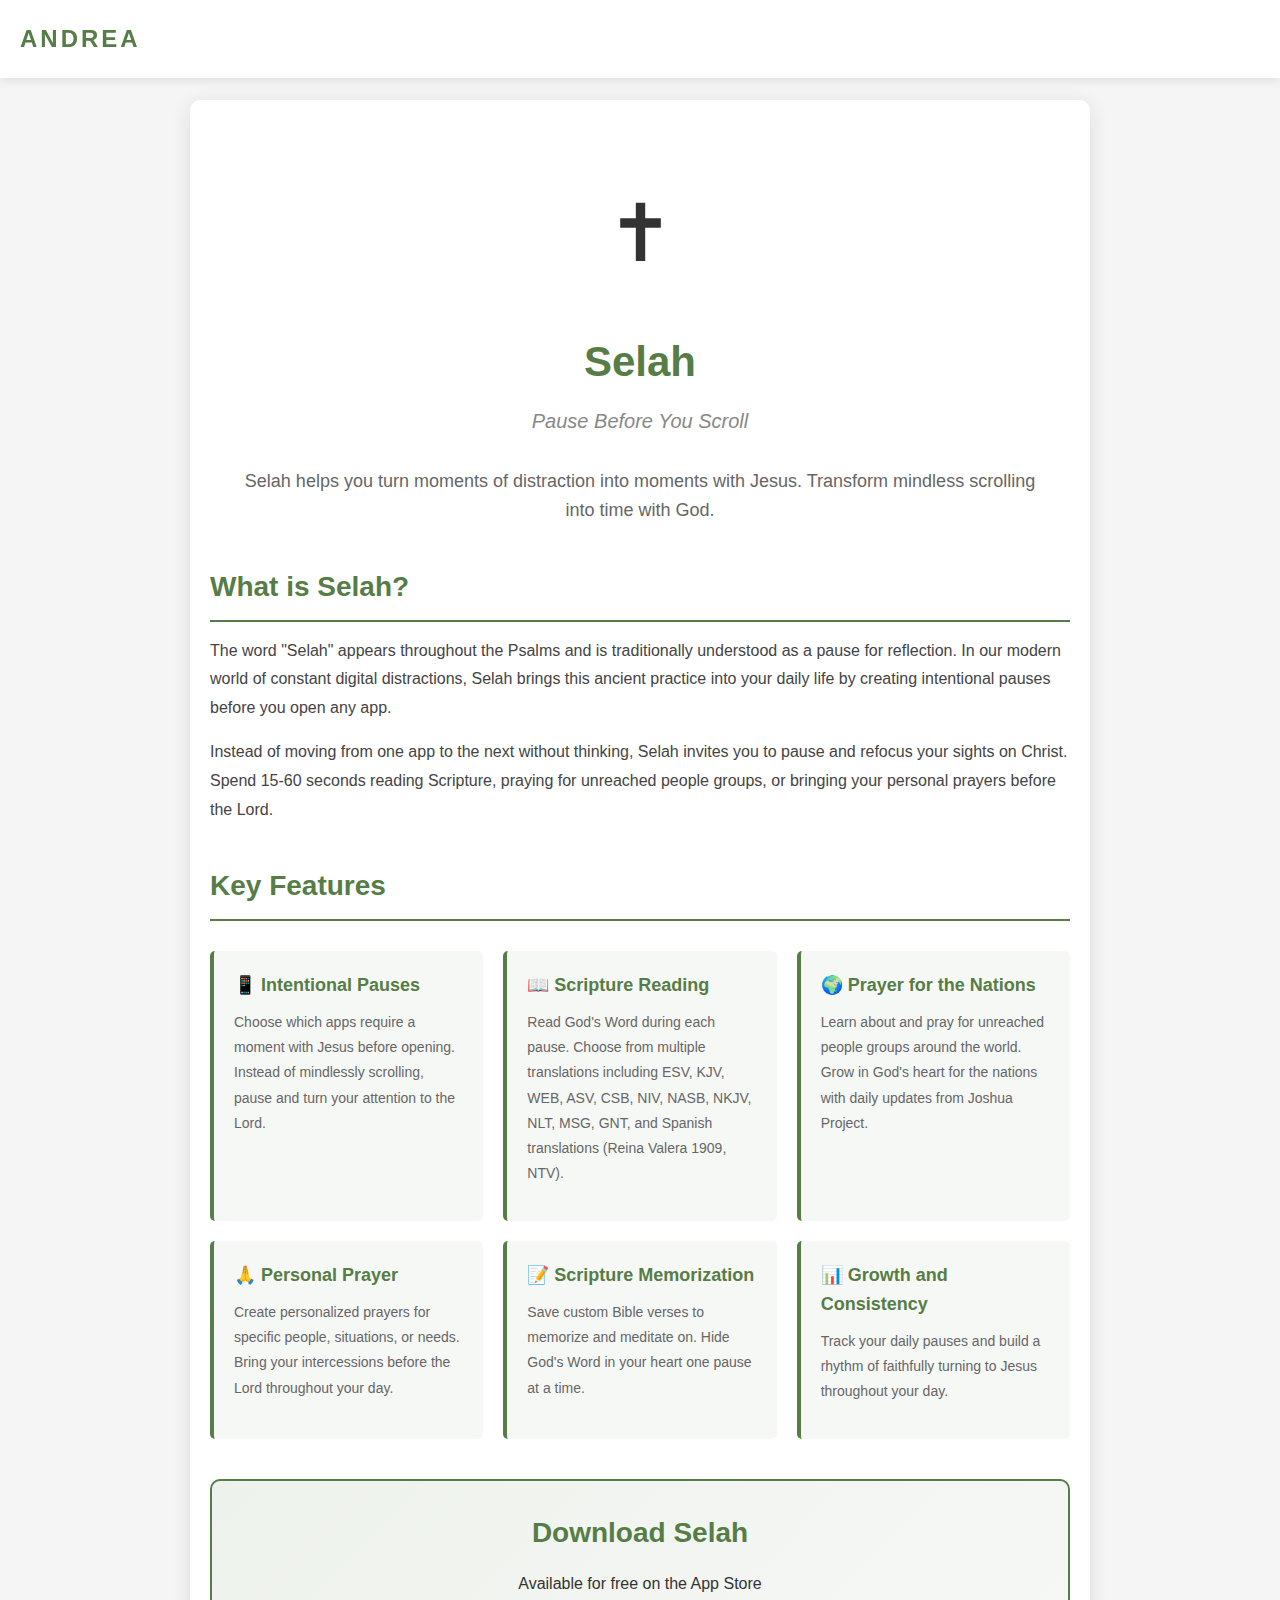
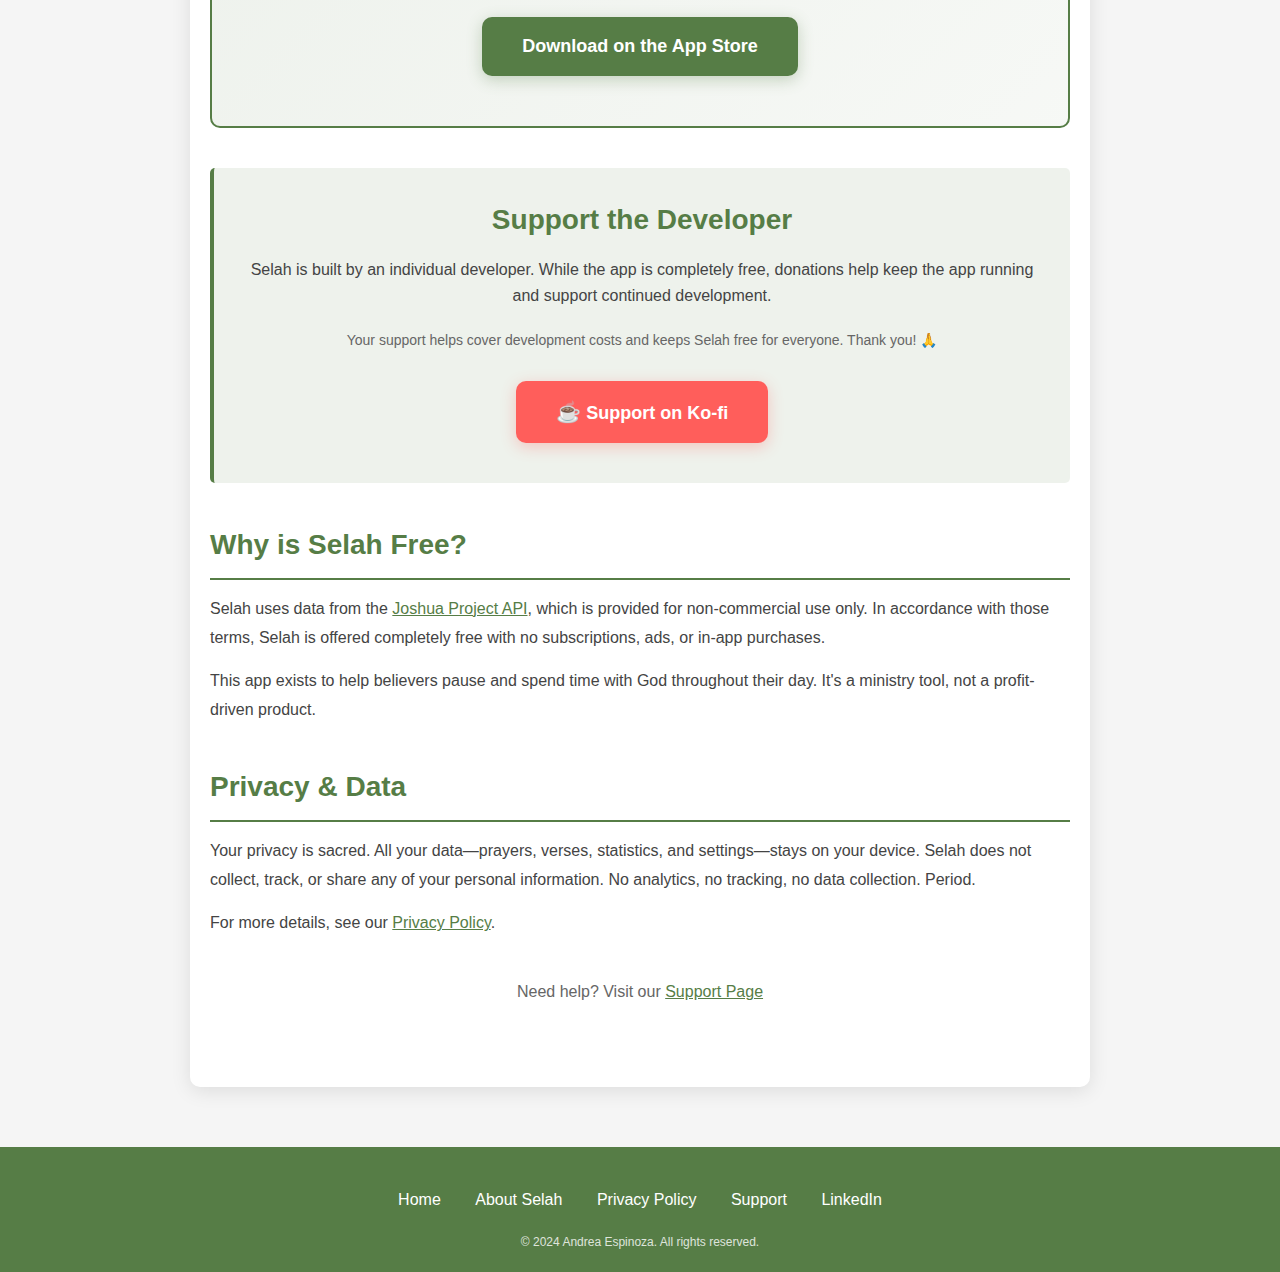
<file: about-selah.html>
<!DOCTYPE html>
<html lang="en">
<head>
  <meta charset="utf-8">
  <meta name="viewport" content="width=device-width, initial-scale=1, shrink-to-fit=no">
  <meta name="description" content="About Selah - Pause Before You Scroll. A free prayer and screen time management app for iPhone and iPad.">
  <title>About Selah - Prayer & Screen Time App</title>
  <link rel="icon" href="favicon.ico">
  <style>
    * {
      margin: 0;
      padding: 0;
      box-sizing: border-box;
    }
    body {
      font-family: -apple-system, BlinkMacSystemFont, 'Segoe UI', Roboto, Oxygen, Ubuntu, Cantarell, 'Helvetica Neue', sans-serif;
      background-color: #f5f5f5;
      line-height: 1.6;
      color: #333;
    }
    nav {
      background-color: white;
      padding: 20px;
      box-shadow: 0 2px 10px rgba(0,0,0,0.1);
      position: fixed;
      top: 0;
      left: 0;
      right: 0;
      z-index: 100;
    }
    .logo {
      color: #567d46;
      font-size: 24px;
      font-weight: bold;
      text-transform: uppercase;
      letter-spacing: 3px;
    }
    .logo a {
      color: #567d46;
      text-decoration: none;
    }
    .content-container {
      max-width: 900px;
      margin: 100px auto 40px;
      padding: 40px 20px;
      background: white;
      border-radius: 10px;
      box-shadow: 0 4px 20px rgba(0,0,0,0.1);
    }
    h1 {
      color: #567d46;
      font-size: 42px;
      margin-bottom: 10px;
      text-align: center;
    }
    .tagline {
      text-align: center;
      color: #888;
      font-size: 20px;
      font-style: italic;
      margin-bottom: 30px;
    }
    .app-icon {
      text-align: center;
      font-size: 80px;
      margin: 30px 0;
    }
    .intro {
      text-align: center;
      color: #666;
      font-size: 18px;
      margin-bottom: 40px;
      padding: 0 20px;
    }
    .section {
      margin: 40px 0;
    }
    .section h2 {
      color: #567d46;
      font-size: 28px;
      margin-bottom: 15px;
      border-bottom: 2px solid #567d46;
      padding-bottom: 10px;
    }
    .section p {
      color: #444;
      margin-bottom: 15px;
      font-size: 16px;
      line-height: 1.8;
    }
    .features-grid {
      display: grid;
      grid-template-columns: repeat(auto-fit, minmax(250px, 1fr));
      gap: 20px;
      margin: 30px 0;
    }
    .feature-card {
      background: rgba(86, 125, 70, 0.05);
      border-left: 4px solid #567d46;
      padding: 20px;
      border-radius: 5px;
    }
    .feature-card h3 {
      color: #567d46;
      font-size: 18px;
      margin-bottom: 10px;
    }
    .feature-card p {
      color: #666;
      font-size: 14px;
    }
    .download-section {
      background: linear-gradient(135deg, rgba(86, 125, 70, 0.1), rgba(86, 125, 70, 0.05));
      border: 2px solid #567d46;
      padding: 30px;
      margin: 40px 0;
      border-radius: 10px;
      text-align: center;
    }
    .download-section h2 {
      color: #567d46;
      font-size: 28px;
      margin-bottom: 15px;
      border: none;
    }
    .download-button {
      display: inline-block;
      background-color: #567d46;
      color: white;
      padding: 15px 40px;
      font-size: 18px;
      font-weight: 600;
      text-decoration: none;
      border-radius: 10px;
      margin: 20px 10px;
      transition: all 0.3s ease;
      box-shadow: 0 4px 15px rgba(86, 125, 70, 0.3);
    }
    .download-button:hover {
      background-color: #456332;
      transform: translateY(-2px);
      box-shadow: 0 6px 20px rgba(86, 125, 70, 0.4);
    }
    .support-section {
      background-color: rgba(86, 125, 70, 0.1);
      border-left: 4px solid #567d46;
      padding: 30px;
      margin: 40px 0;
      border-radius: 5px;
      text-align: center;
    }
    .support-section h2 {
      color: #567d46;
      font-size: 28px;
      margin-bottom: 15px;
    }
    .support-section p {
      color: #444;
      margin-bottom: 20px;
      font-size: 16px;
    }
    .kofi-button {
      display: inline-block;
      background-color: #FF5E5B;
      color: white;
      padding: 15px 40px;
      font-size: 18px;
      font-weight: 600;
      text-decoration: none;
      border-radius: 10px;
      margin: 10px;
      transition: all 0.3s ease;
      box-shadow: 0 4px 15px rgba(255, 94, 91, 0.3);
    }
    .kofi-button:hover {
      background-color: #E54B48;
      transform: translateY(-2px);
      box-shadow: 0 6px 20px rgba(255, 94, 91, 0.4);
    }
    .kofi-button::before {
      content: "☕ ";
      font-size: 20px;
    }
    footer {
      background-color: #567d46;
      color: white;
      padding: 40px 20px 20px;
      text-align: center;
      margin-top: 60px;
    }
    footer a {
      color: white;
      text-decoration: none;
      margin: 0 15px;
      transition: opacity 0.3s ease;
    }
    footer a:hover {
      opacity: 0.8;
      text-decoration: underline;
    }
    .footer-copyright {
      margin-top: 20px;
      font-size: 12px;
      opacity: 0.8;
    }
    @media (max-width: 768px) {
      h1 {
        font-size: 32px;
      }
      .content-container {
        margin: 80px 10px 20px;
        padding: 20px;
      }
      .features-grid {
        grid-template-columns: 1fr;
      }
    }
  </style>
</head>
<body>
  <nav>
    <div class="logo">
      <a href="index.html">Andrea</a>
    </div>
  </nav>

  <div class="content-container">
    <div class="app-icon">✝</div>
    <h1>Selah</h1>
    <p class="tagline">Pause Before You Scroll</p>

    <p class="intro">
      Selah helps you turn moments of distraction into moments with Jesus. Transform mindless scrolling into time with God.
    </p>

    <div class="section">
      <h2>What is Selah?</h2>
      <p>
        The word "Selah" appears throughout the Psalms and is traditionally understood as a pause for reflection. In our modern world of constant digital distractions, Selah brings this ancient practice into your daily life by creating intentional pauses before you open any app.
      </p>
      <p>
        Instead of moving from one app to the next without thinking, Selah invites you to pause and refocus your sights on Christ. Spend 15-60 seconds reading Scripture, praying for unreached people groups, or bringing your personal prayers before the Lord.
      </p>
    </div>

    <div class="section">
      <h2>Key Features</h2>
      <div class="features-grid">
        <div class="feature-card">
          <h3>📱 Intentional Pauses</h3>
          <p>Choose which apps require a moment with Jesus before opening. Instead of mindlessly scrolling, pause and turn your attention to the Lord.</p>
        </div>
        <div class="feature-card">
          <h3>📖 Scripture Reading</h3>
          <p>Read God's Word during each pause. Choose from multiple translations including ESV, KJV, WEB, ASV, CSB, NIV, NASB, NKJV, NLT, MSG, GNT, and Spanish translations (Reina Valera 1909, NTV).</p>
        </div>
        <div class="feature-card">
          <h3>🌍 Prayer for the Nations</h3>
          <p>Learn about and pray for unreached people groups around the world. Grow in God's heart for the nations with daily updates from Joshua Project.</p>
        </div>
        <div class="feature-card">
          <h3>🙏 Personal Prayer</h3>
          <p>Create personalized prayers for specific people, situations, or needs. Bring your intercessions before the Lord throughout your day.</p>
        </div>
        <div class="feature-card">
          <h3>📝 Scripture Memorization</h3>
          <p>Save custom Bible verses to memorize and meditate on. Hide God's Word in your heart one pause at a time.</p>
        </div>
        <div class="feature-card">
          <h3>📊 Growth and Consistency</h3>
          <p>Track your daily pauses and build a rhythm of faithfully turning to Jesus throughout your day.</p>
        </div>
      </div>
    </div>

    <div class="download-section">
      <h2>Download Selah</h2>
      <p>Available for free on the App Store</p>
      <a href="https://apps.apple.com/app/id6754172763" target="_blank" rel="noopener" class="download-button">Download on the App Store</a>
    </div>

    <div class="support-section">
      <h2>Support the Developer</h2>
      <p>
        Selah is built by an individual developer. While the app is completely free, donations help keep the app running and support continued development.
      </p>
      <p style="color: #666; font-size: 14px;">
        Your support helps cover development costs and keeps Selah free for everyone. Thank you! 🙏
      </p>
      <a href="https://ko-fi.com/andreaespinoza69292" target="_blank" rel="noopener" class="kofi-button">Support on Ko-fi</a>
    </div>

    <div class="section">
      <h2>Why is Selah Free?</h2>
      <p>
        Selah uses data from the <a href="https://joshuaproject.net/" target="_blank" rel="noopener" style="color: #567d46; text-decoration: underline;">Joshua Project API</a>, which is provided for non-commercial use only. In accordance with those terms, Selah is offered completely free with no subscriptions, ads, or in-app purchases.
      </p>
      <p>
        This app exists to help believers pause and spend time with God throughout their day. It's a ministry tool, not a profit-driven product.
      </p>
    </div>

    <div class="section">
      <h2>Privacy & Data</h2>
      <p>
        Your privacy is sacred. All your data—prayers, verses, statistics, and settings—stays on your device. Selah does not collect, track, or share any of your personal information. No analytics, no tracking, no data collection. Period.
      </p>
      <p>
        For more details, see our <a href="privacy-policy.html" style="color: #567d46; text-decoration: underline;">Privacy Policy</a>.
      </p>
    </div>

    <div class="section" style="text-align: center; margin-top: 40px;">
      <p style="color: #666;">
        Need help? Visit our <a href="support.html" style="color: #567d46; text-decoration: underline;">Support Page</a>
      </p>
    </div>
  </div>

  <footer>
    <div>
      <a href="index.html">Home</a>
      <a href="about-selah.html">About Selah</a>
      <a href="privacy-policy.html">Privacy Policy</a>
      <a href="support.html">Support</a>
      <a href="https://www.linkedin.com/in/andreaiespinoza" target="_blank" rel="noopener">LinkedIn</a>
    </div>
    <div class="footer-copyright">
      &copy; 2024 Andrea Espinoza. All rights reserved.
    </div>
  </footer>
</body>
</html>
</file>
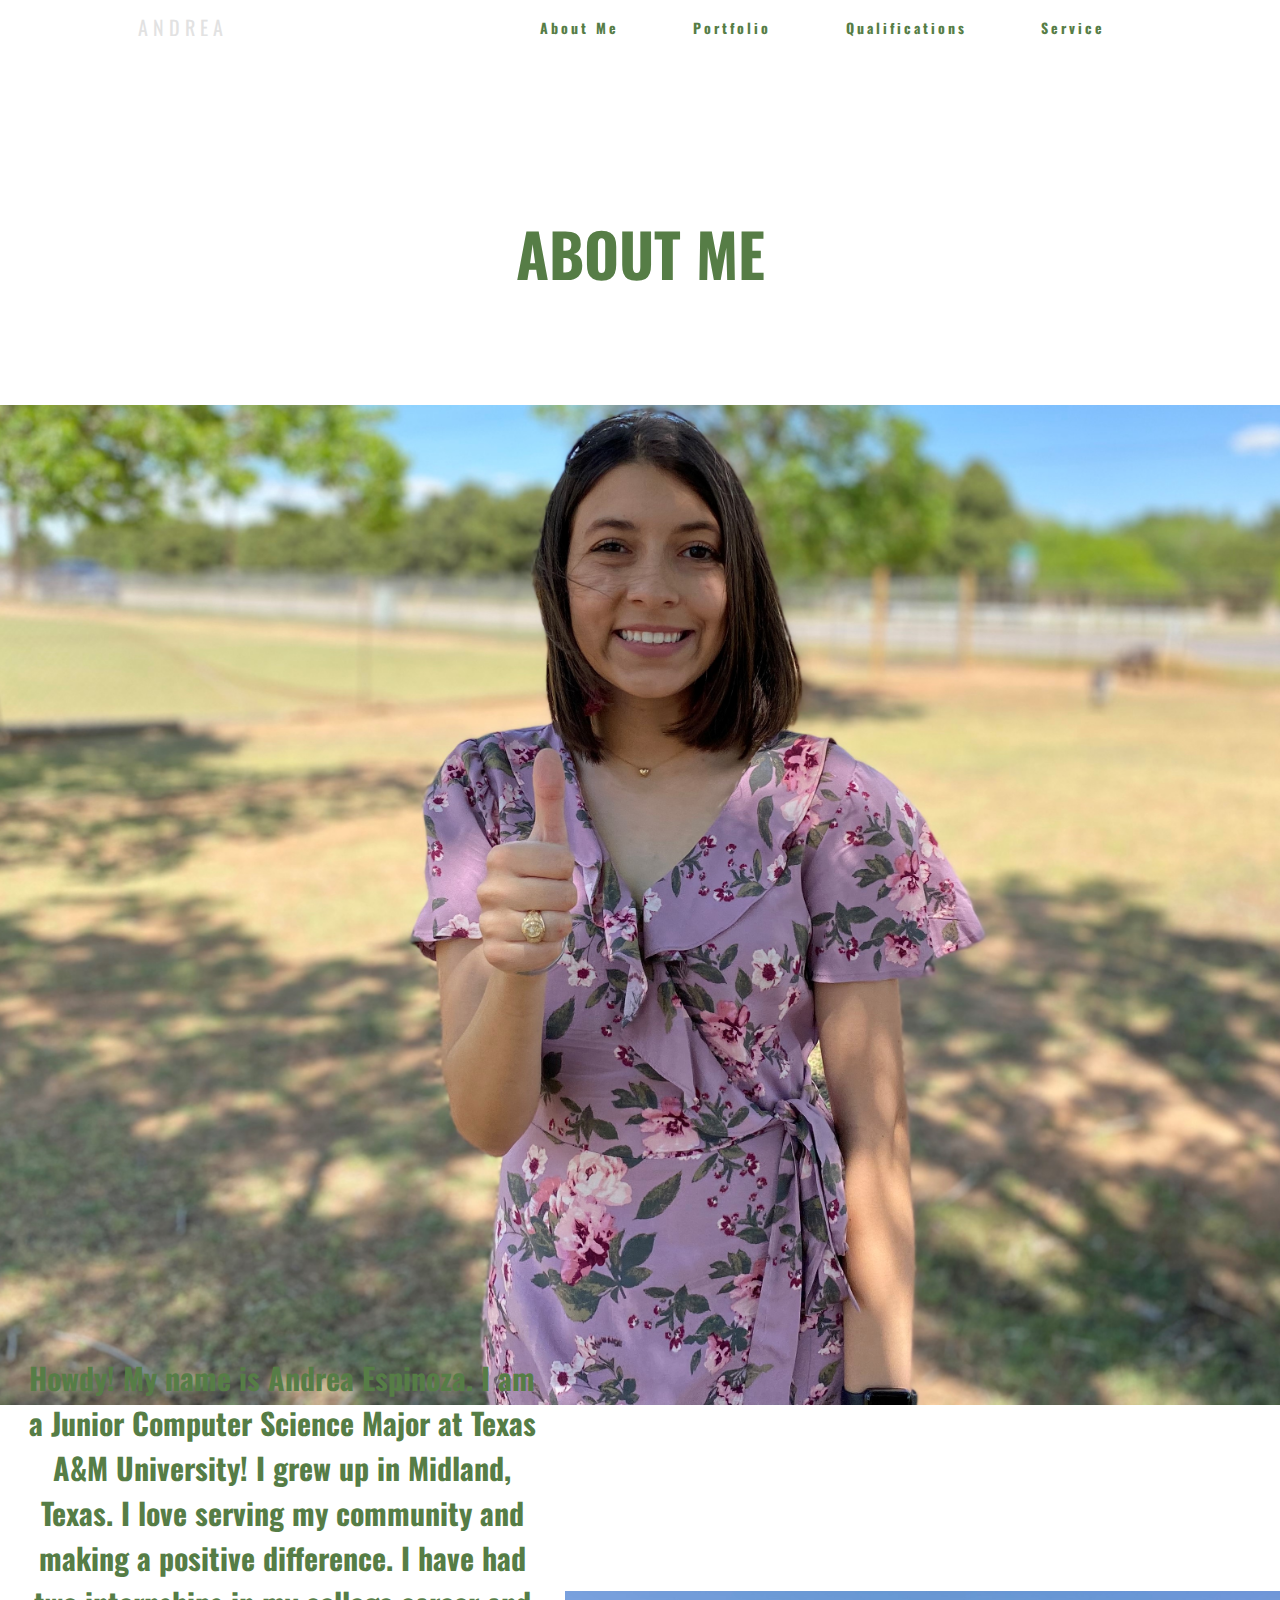
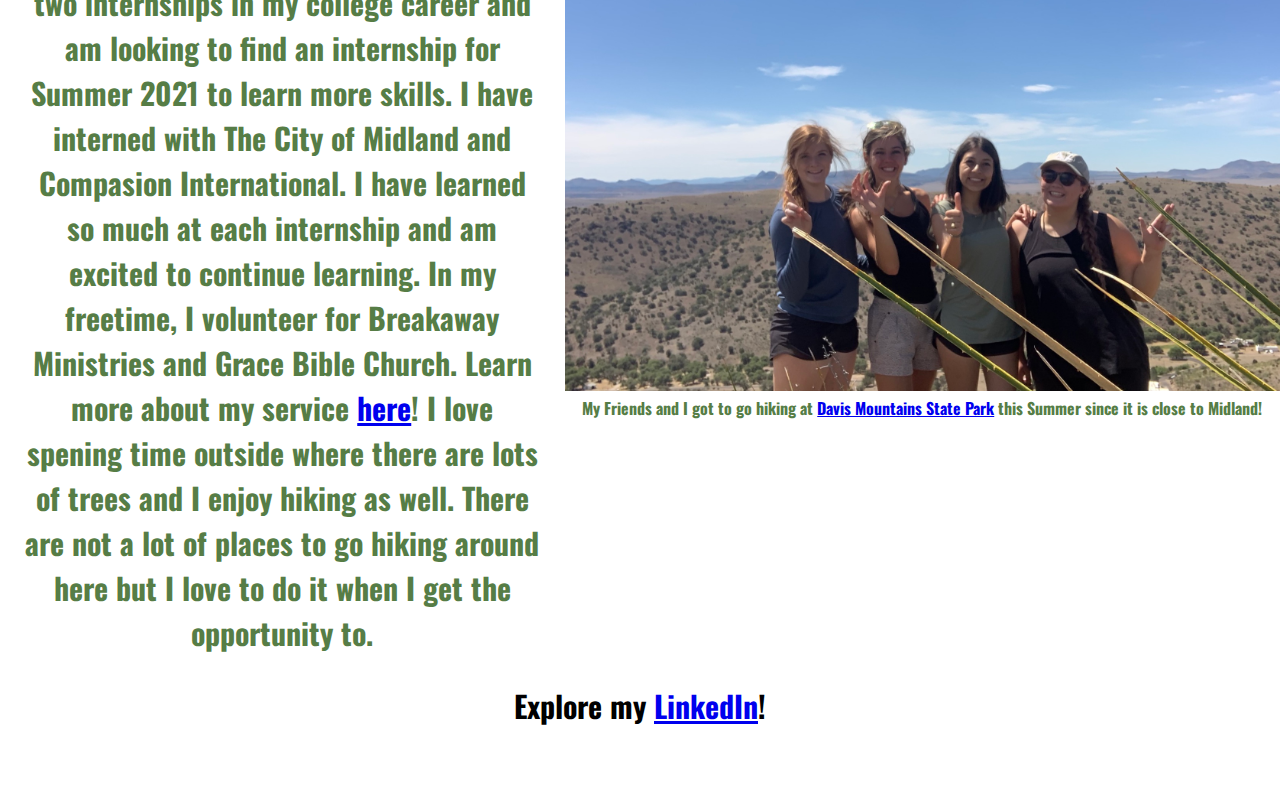
<file: aboutMe.html>
<!doctype html>
<html lang="en">
  <head>
    <!-- Required meta tags -->
    <meta charset="utf-8">
    <meta name="viewport" content="width=device-width, initial-scale=1, shrink-to-fit=no">

    <link rel="stylesheet" href="style/style.css">
    
    <link rel="icon" href="favicon.ico">
    <title>About Me</title>
  </head>
  <body>
    <nav>
      <div class="logo">
        </h4><a style="text-decoration:none; color: rgb(226, 226,226);" href="index.html">Andrea</a></h4>
      </div>
      <ul class="nav-links">
        <li>
          <a href="aboutMe.html">About Me</a>
        </li>
        <li>
          <a href="portfolio.html">Portfolio</a>
        </li>
        <li>
          <a href="technical.html">Qualifications</a>
        </li>
        <li>
          <a href="service.html">Service</a>
        </li>
      </ul>
      <div class="burger">
        <div class="line1"></div>
        <div class="line2"></div>
        <div class="line3"></div>
      </div>
    </nav>
   
    <div id="parallax-page">
      <div id="first-div" style="color: #567d46;"><h2>About Me</h2></div>
      <div id="parallax"></div>
      <div id="about-me" style="align-content: center; text-align: center;"><h1 style="text-align: center; color: #567d46;">Howdy! My name is Andrea
        Espinoza. I am a Junior Computer Science Major at Texas A&M University! I grew up in Midland, Texas. I love serving my community and making a
        positive difference. I have had two internships in my college career and am looking to 
        find an internship for Summer 2021 to learn more skills. I have interned with The City of Midland
        and Compasion International. I have learned so much at each internship and am excited to continue learning. In my freetime, I volunteer for Breakaway Ministries and
        Grace Bible Church. Learn more about my service <a href="service.html">here</a>! I love spening time outside where there are lots of trees and I enjoy hiking as well. There are not a lot of places to go hiking around
       here but I love to do it when I get the opportunity to.</h1>
       <figure><img class="image" src="style/IMG/DavisMountains.jpg">
        <figcaption style="color: #567d46;">My Friends and I got to go hiking at <a href="https://tpwd.texas.gov/state-parks/davis-mountains">
          Davis Mountains State Park</a>
           this Summer since it is close to Midland!</figcaption>
        </figure>
      </div>
      <div>
      <h1>Explore my <a href="https://www.linkedin.com/in/andreaiespinoza"> LinkedIn</a>!</h1>
      </div>
      <script src = "javascript/main.js"></script>
      <script src = "javascript/parallax.js"></script>
    </div>
  </body>
</html>
</file>
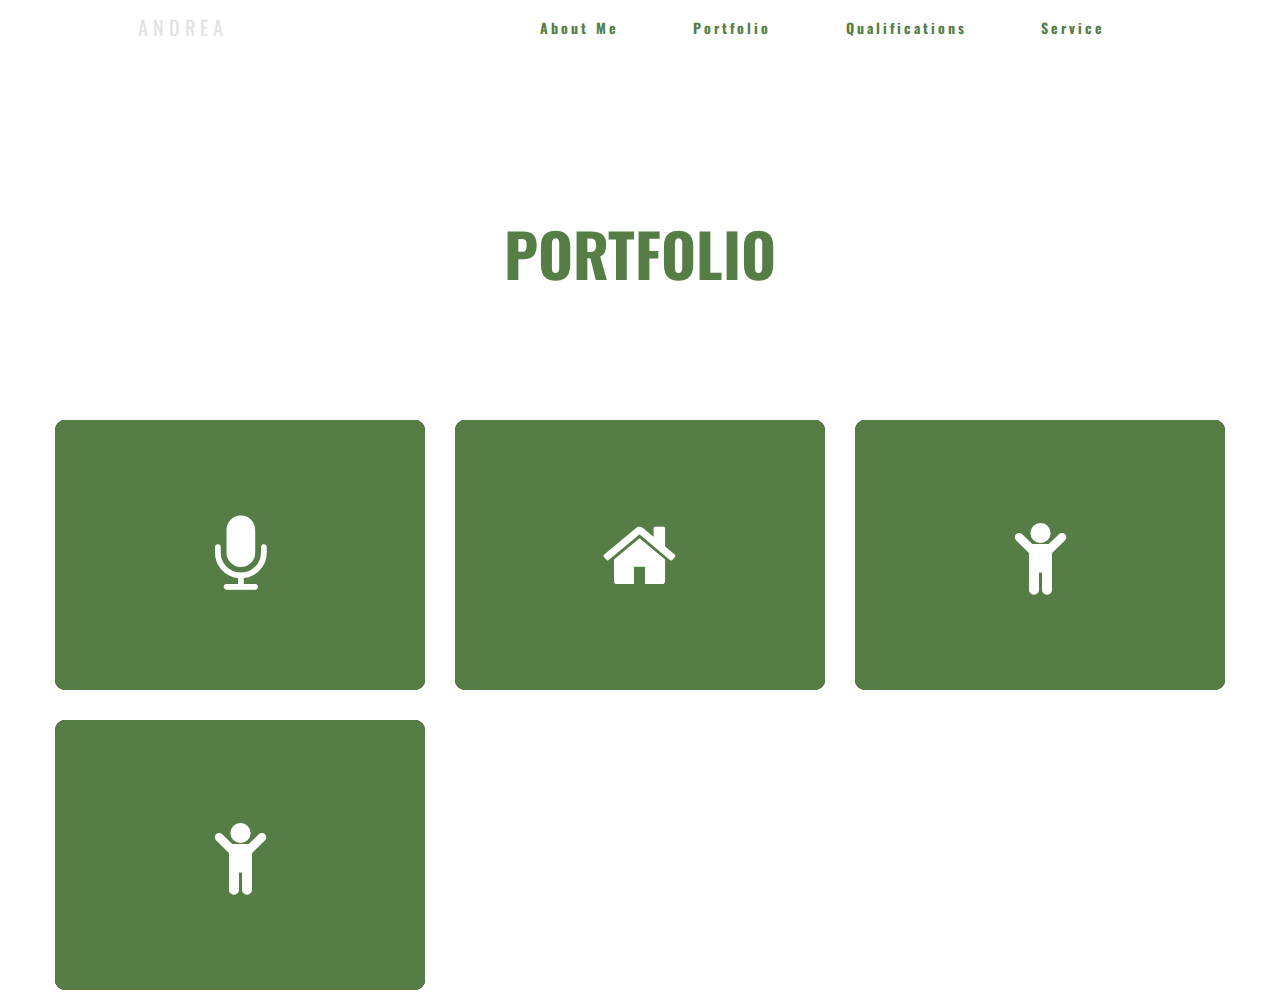
<file: portfolio.html>
<!doctype html>
<html lang="en" ontouchmove>
  <head>
    <!-- Required meta tags -->
    <meta charset="utf-8">
    <meta name="viewport" content="width=device-width, initial-scale=1, shrink-to-fit=no">

    <link rel="stylesheet" href="style/style.css">
    <link rel="icon" href="favicon.ico">
    <link rel="stylesheet" href="https://stackpath.bootstrapcdn.com/font-awesome/4.7.0/css/font-awesome.min.css" >
    <title>Portfolio</title>
  </head>
  <body >
    <nav>
      <div class="logo">
        </h4><a style="text-decoration:none; color: rgb(226, 226,226);" href="index.html">Andrea</a></h4>
      </div>
      <ul class="nav-links">
        <li>
          <a href="aboutMe.html">About Me</a>
        </li>
        <li>
          <a href="portfolio.html">Portfolio</a>
        </li>
        <li>
          <a href="technical.html">Qualifications</a>
        </li>
        <li>
          <a href="service.html">Service</a>
        </li>
      </ul>
      <div class="burger">
        <div class="line1"></div>
        <div class="line2"></div>
        <div class="line3"></div>
      </div>
    </nav>
   
    
      <div id="first-div"><h2>Portfolio</h2></div>
      <div class="container">
        <div class="box">
          <div class="icons">
            <i class="fa fa-microphone" aria-hidden="true"></i>
          </div>
          <div class="content">
            <h3><a href="https://devpost.com/software/let-s-present" style="color: white;">Let's Present</a></h3>
            <p>TamuHack 2020 -  My team developed a program that helps people with their public speaking by showing them how many WPM
            they are speaking and to either slow down, speed up, or keep talking at that pace.
            </p>
          </div>
        </div>
        <div class="box">
          <div class="icons">
            <i class="fa fa-home" aria-hidden="true"></i>
          </div>
          <div class="content">
            <h3>Portfolio Site</h3>
            <p><a href="https://www.midlandtexas.gov/" style="color: white;"> City of Midland </a> Internship - I developed a website that organized the services that the City of Midland utilized.
              It included a request form, a workflow to get changes to services approved, and ways to see what services were expiring soon.
            </p>
          </div>
        </div>
        <div class="box">
          <div class="icons">
            <i class="fa fa-child" aria-hidden="true"></i>
          </div>
          <div class="content">
            <h3>Compassion International</h3>
            <p>Compassion International Internship - I worked with the <a href="https://www.salesforce.org/stories/compassion-international/" style="color: white;">Salesforce</a> team to solve bugs, add new functionalities to the website,
              and improve User experience.
            </p>
          </div>
        </div>
        <div class="box">
          <div class="icons">
            <i class="fa fa-child" aria-hidden="true"></i>
          </div>
          <div class="content">
            <h3><a href="https://andreaiespinoza.com/PreAdventure" style="color: white;">Pre Adventure Web app</a></h3>
            <p> This web app was created
              to help simply the research process that is done when wanting to go on a vacation or trip. It uses different
              apis to provide essential information when traveling to a new city.
            </p>
          </div>
        </div>
      </div>
  </body>
  <script src = "javascript/main.js"></script>
</html>
</file>
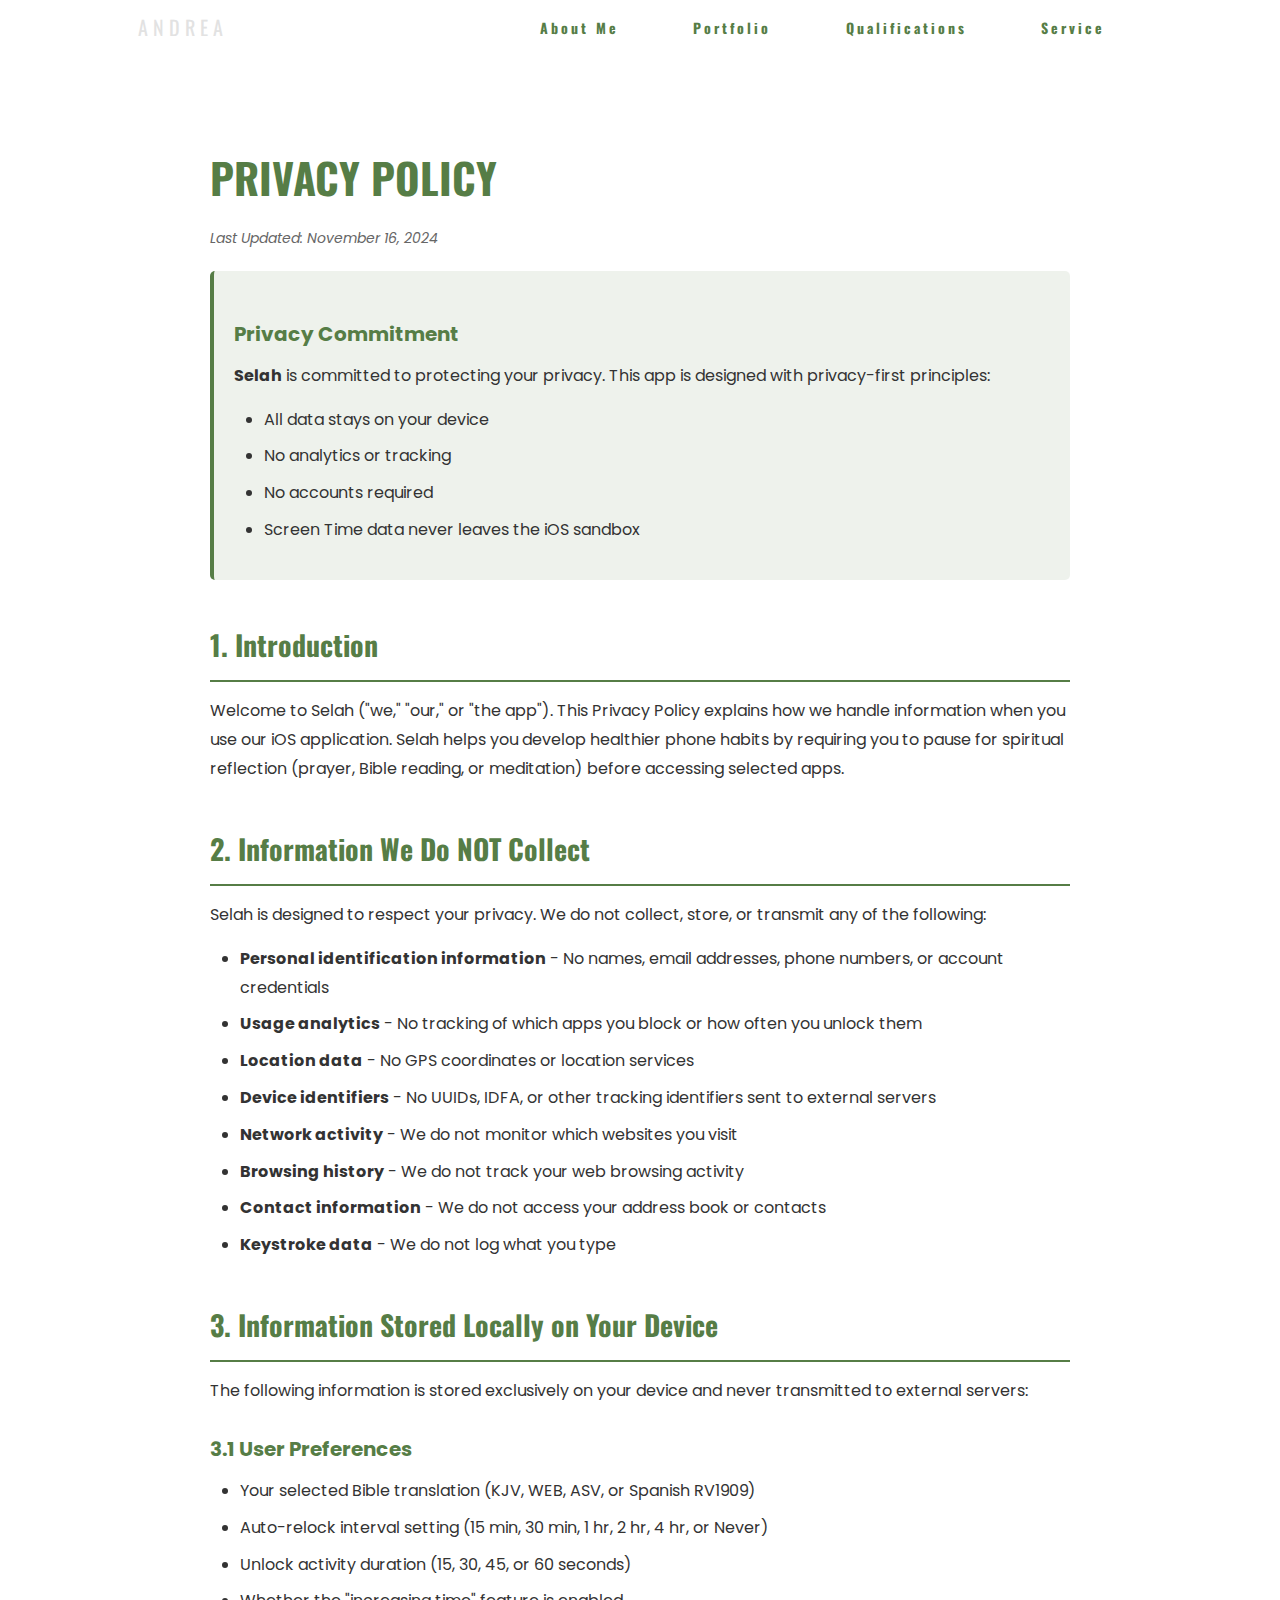
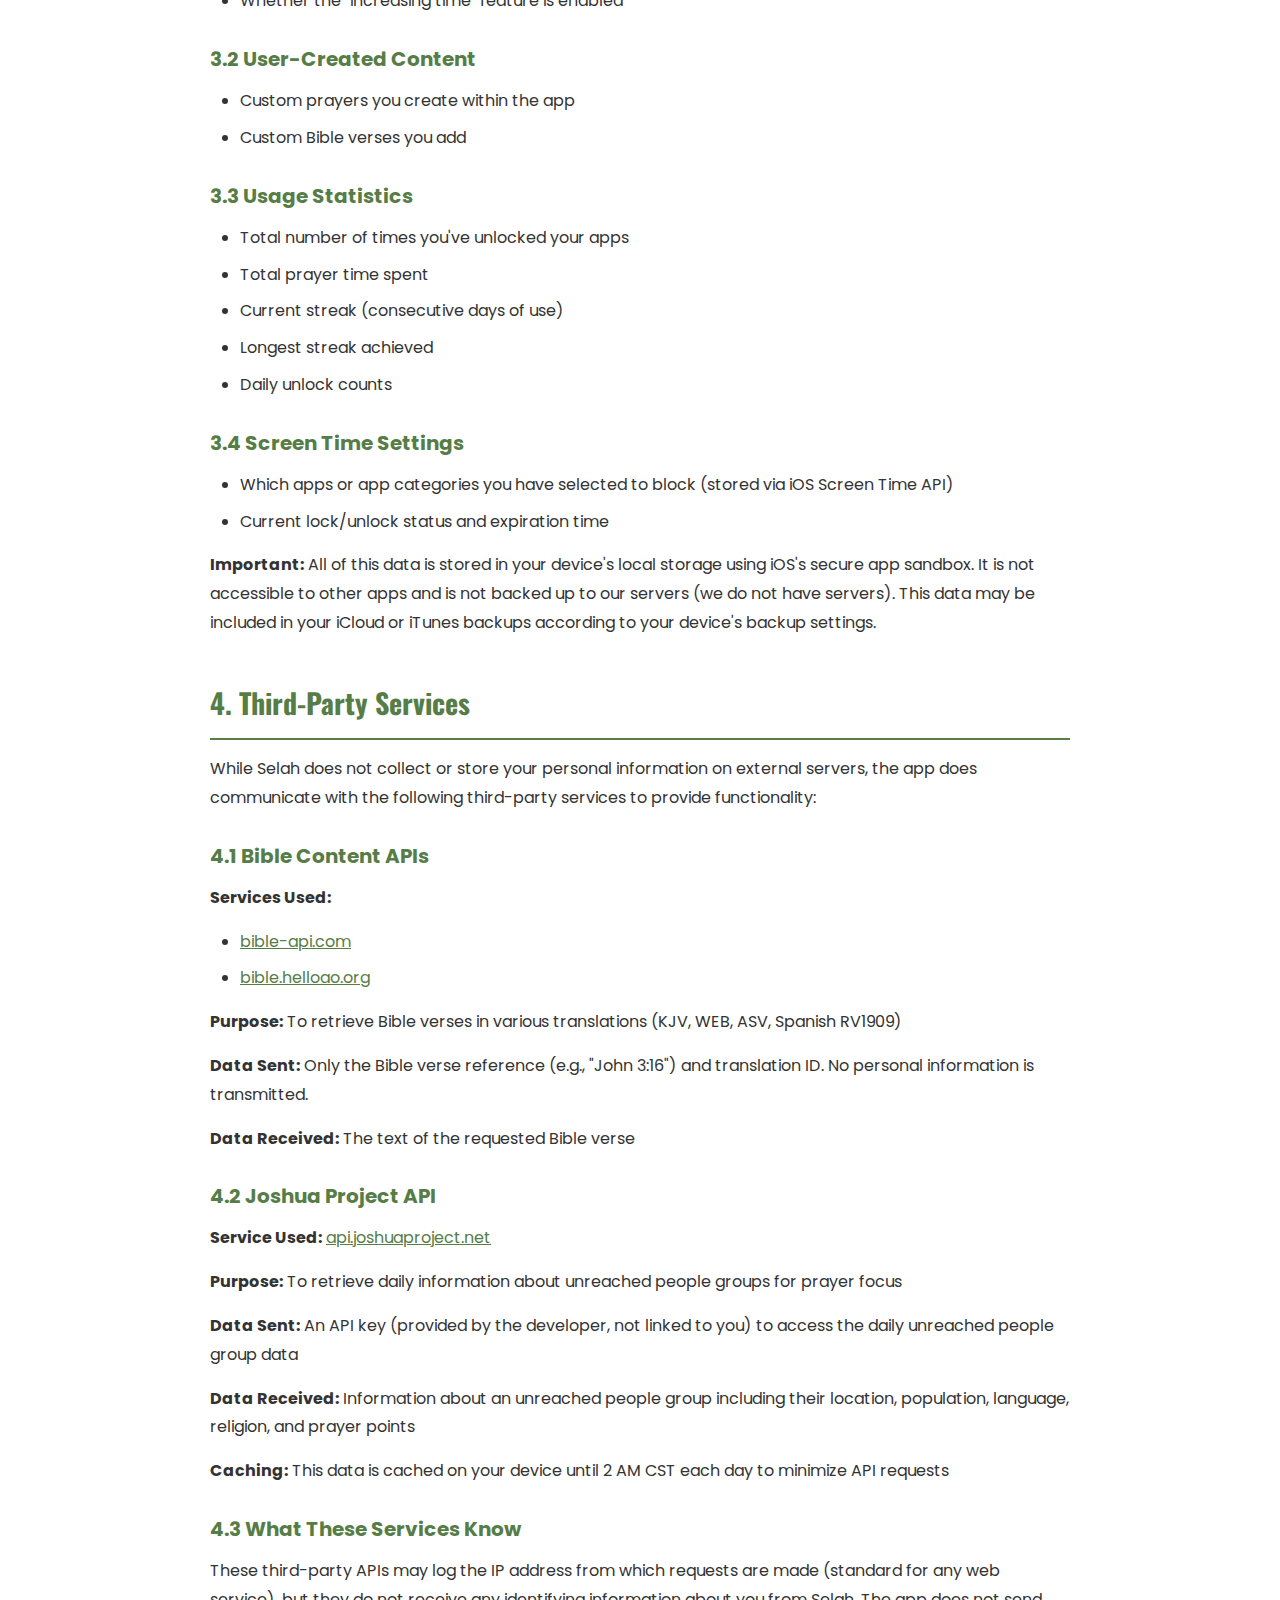
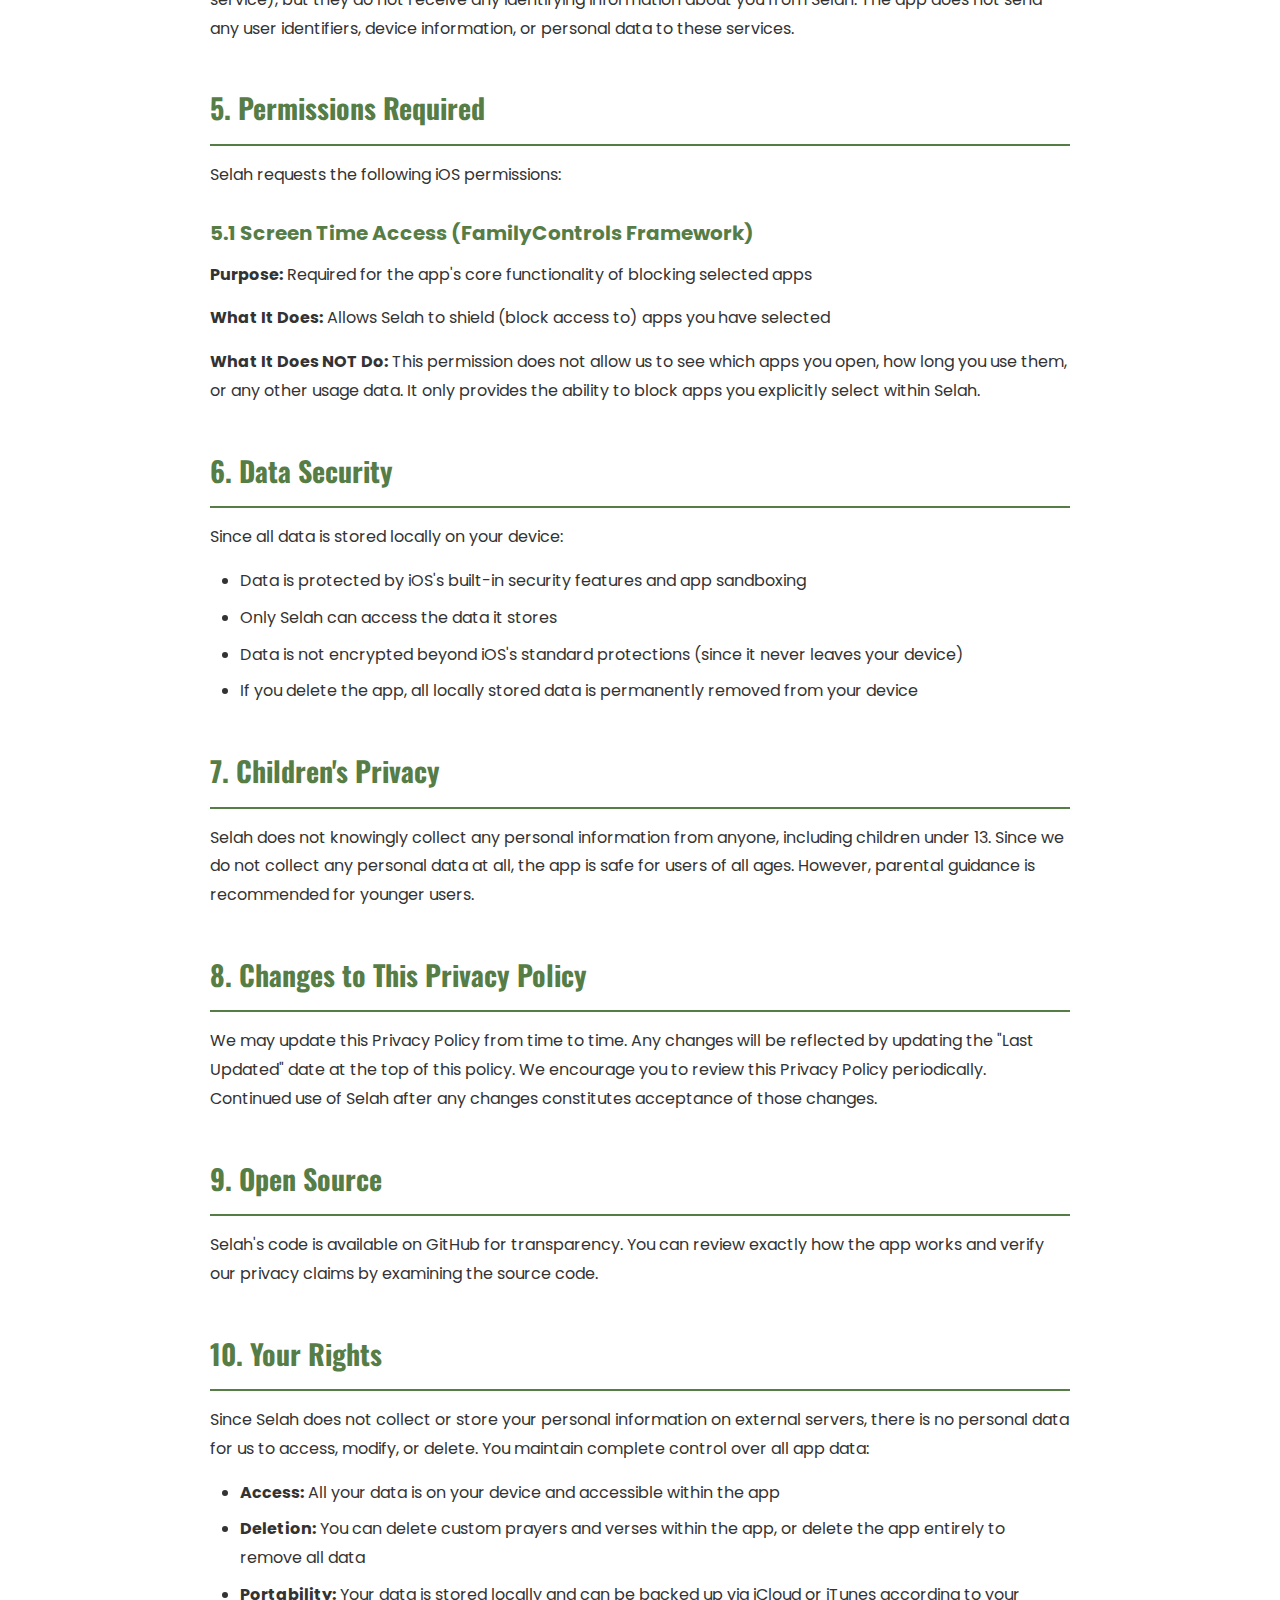
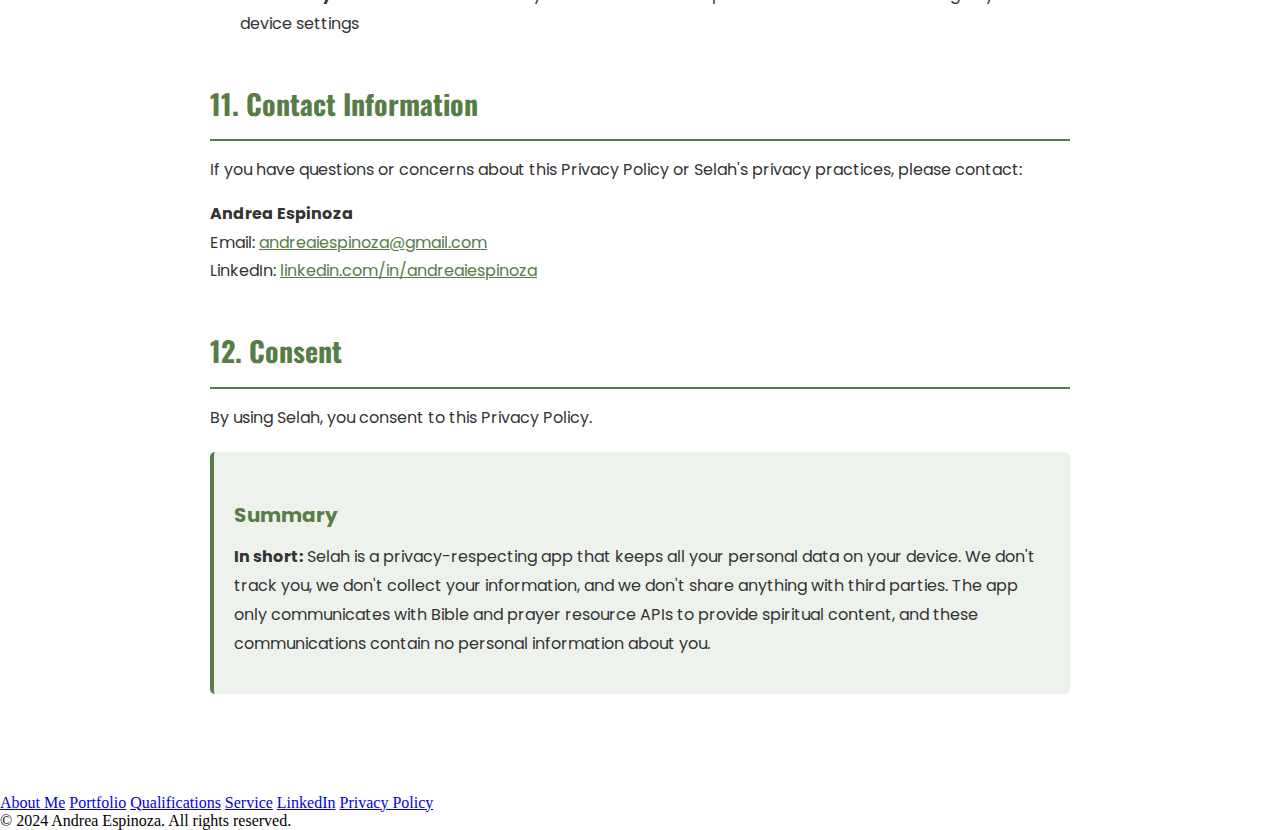
<file: privacy-policy.html>
<!DOCTYPE html>
<html lang="en">
<head>
  <meta charset="utf-8">
  <meta name="viewport" content="width=device-width, initial-scale=1, shrink-to-fit=no">
  <meta name="description" content="Privacy Policy for Selah - Prayer and Screen Time Management App">
  <title>Privacy Policy - Selah</title>
  <link rel="stylesheet" href="style/style.css">
  <link rel="icon" href="favicon.ico">
  <style>
    .privacy-container {
      max-width: 900px;
      margin: 100px auto 40px;
      padding: 40px 20px;
      font-family: 'Poppins', sans-serif;
      color: #333;
      line-height: 1.8;
    }
    .privacy-container h1 {
      color: #567d46;
      font-family: 'Oswald', sans-serif;
      font-size: 42px;
      margin-bottom: 10px;
      text-transform: uppercase;
    }
    .privacy-container h2 {
      color: #567d46;
      font-family: 'Oswald', sans-serif;
      font-size: 28px;
      margin-top: 40px;
      margin-bottom: 15px;
      border-bottom: 2px solid #567d46;
      padding-bottom: 10px;
    }
    .privacy-container h3 {
      color: #567d46;
      font-size: 20px;
      margin-top: 25px;
      margin-bottom: 10px;
    }
    .privacy-container p {
      margin-bottom: 15px;
    }
    .privacy-container ul {
      margin-left: 30px;
      margin-bottom: 15px;
    }
    .privacy-container li {
      margin-bottom: 8px;
    }
    .privacy-container a {
      color: #567d46;
      text-decoration: underline;
    }
    .privacy-container a:hover {
      opacity: 0.7;
    }
    .last-updated {
      font-style: italic;
      color: #666;
      font-size: 14px;
      margin-bottom: 30px;
    }
    .highlight-box {
      background-color: rgba(86, 125, 70, 0.1);
      border-left: 4px solid #567d46;
      padding: 20px;
      margin: 20px 0;
      border-radius: 5px;
    }
  </style>
</head>
<body>
  <nav>
    <div class="logo">
      <a style="text-decoration:none; color: rgb(226, 226,226);" href="index.html">Andrea</a>
    </div>
    <ul class="nav-links">
      <li>
        <a href="aboutMe.html">About Me</a>
      </li>
      <li>
        <a href="portfolio.html">Portfolio</a>
      </li>
      <li>
        <a href="technical.html">Qualifications</a>
      </li>
      <li>
        <a href="service.html">Service</a>
      </li>
    </ul>
    <div class="burger">
      <div class="line1"></div>
      <div class="line2"></div>
      <div class="line3"></div>
    </div>
  </nav>

  <div class="privacy-container">
    <h1>Privacy Policy</h1>
    <p class="last-updated">Last Updated: November 16, 2024</p>

    <div class="highlight-box">
      <h3>Privacy Commitment</h3>
      <p><strong>Selah</strong> is committed to protecting your privacy. This app is designed with privacy-first principles:</p>
      <ul>
        <li>All data stays on your device</li>
        <li>No analytics or tracking</li>
        <li>No accounts required</li>
        <li>Screen Time data never leaves the iOS sandbox</li>
      </ul>
    </div>

    <h2>1. Introduction</h2>
    <p>Welcome to Selah ("we," "our," or "the app"). This Privacy Policy explains how we handle information when you use our iOS application. Selah helps you develop healthier phone habits by requiring you to pause for spiritual reflection (prayer, Bible reading, or meditation) before accessing selected apps.</p>

    <h2>2. Information We Do NOT Collect</h2>
    <p>Selah is designed to respect your privacy. We do not collect, store, or transmit any of the following:</p>
    <ul>
      <li><strong>Personal identification information</strong> - No names, email addresses, phone numbers, or account credentials</li>
      <li><strong>Usage analytics</strong> - No tracking of which apps you block or how often you unlock them</li>
      <li><strong>Location data</strong> - No GPS coordinates or location services</li>
      <li><strong>Device identifiers</strong> - No UUIDs, IDFA, or other tracking identifiers sent to external servers</li>
      <li><strong>Network activity</strong> - We do not monitor which websites you visit</li>
      <li><strong>Browsing history</strong> - We do not track your web browsing activity</li>
      <li><strong>Contact information</strong> - We do not access your address book or contacts</li>
      <li><strong>Keystroke data</strong> - We do not log what you type</li>
    </ul>

    <h2>3. Information Stored Locally on Your Device</h2>
    <p>The following information is stored exclusively on your device and never transmitted to external servers:</p>

    <h3>3.1 User Preferences</h3>
    <ul>
      <li>Your selected Bible translation (KJV, WEB, ASV, or Spanish RV1909)</li>
      <li>Auto-relock interval setting (15 min, 30 min, 1 hr, 2 hr, 4 hr, or Never)</li>
      <li>Unlock activity duration (15, 30, 45, or 60 seconds)</li>
      <li>Whether the "increasing time" feature is enabled</li>
    </ul>

    <h3>3.2 User-Created Content</h3>
    <ul>
      <li>Custom prayers you create within the app</li>
      <li>Custom Bible verses you add</li>
    </ul>

    <h3>3.3 Usage Statistics</h3>
    <ul>
      <li>Total number of times you've unlocked your apps</li>
      <li>Total prayer time spent</li>
      <li>Current streak (consecutive days of use)</li>
      <li>Longest streak achieved</li>
      <li>Daily unlock counts</li>
    </ul>

    <h3>3.4 Screen Time Settings</h3>
    <ul>
      <li>Which apps or app categories you have selected to block (stored via iOS Screen Time API)</li>
      <li>Current lock/unlock status and expiration time</li>
    </ul>

    <p><strong>Important:</strong> All of this data is stored in your device's local storage using iOS's secure app sandbox. It is not accessible to other apps and is not backed up to our servers (we do not have servers). This data may be included in your iCloud or iTunes backups according to your device's backup settings.</p>

    <h2>4. Third-Party Services</h2>
    <p>While Selah does not collect or store your personal information on external servers, the app does communicate with the following third-party services to provide functionality:</p>

    <h3>4.1 Bible Content APIs</h3>
    <p><strong>Services Used:</strong></p>
    <ul>
      <li><a href="https://bible-api.com" target="_blank" rel="noopener">bible-api.com</a></li>
      <li><a href="https://bible.helloao.org" target="_blank" rel="noopener">bible.helloao.org</a></li>
    </ul>
    <p><strong>Purpose:</strong> To retrieve Bible verses in various translations (KJV, WEB, ASV, Spanish RV1909)</p>
    <p><strong>Data Sent:</strong> Only the Bible verse reference (e.g., "John 3:16") and translation ID. No personal information is transmitted.</p>
    <p><strong>Data Received:</strong> The text of the requested Bible verse</p>

    <h3>4.2 Joshua Project API</h3>
    <p><strong>Service Used:</strong> <a href="https://api.joshuaproject.net" target="_blank" rel="noopener">api.joshuaproject.net</a></p>
    <p><strong>Purpose:</strong> To retrieve daily information about unreached people groups for prayer focus</p>
    <p><strong>Data Sent:</strong> An API key (provided by the developer, not linked to you) to access the daily unreached people group data</p>
    <p><strong>Data Received:</strong> Information about an unreached people group including their location, population, language, religion, and prayer points</p>
    <p><strong>Caching:</strong> This data is cached on your device until 2 AM CST each day to minimize API requests</p>

    <h3>4.3 What These Services Know</h3>
    <p>These third-party APIs may log the IP address from which requests are made (standard for any web service), but they do not receive any identifying information about you from Selah. The app does not send any user identifiers, device information, or personal data to these services.</p>

    <h2>5. Permissions Required</h2>
    <p>Selah requests the following iOS permissions:</p>

    <h3>5.1 Screen Time Access (FamilyControls Framework)</h3>
    <p><strong>Purpose:</strong> Required for the app's core functionality of blocking selected apps</p>
    <p><strong>What It Does:</strong> Allows Selah to shield (block access to) apps you have selected</p>
    <p><strong>What It Does NOT Do:</strong> This permission does not allow us to see which apps you open, how long you use them, or any other usage data. It only provides the ability to block apps you explicitly select within Selah.</p>

    <h2>6. Data Security</h2>
    <p>Since all data is stored locally on your device:</p>
    <ul>
      <li>Data is protected by iOS's built-in security features and app sandboxing</li>
      <li>Only Selah can access the data it stores</li>
      <li>Data is not encrypted beyond iOS's standard protections (since it never leaves your device)</li>
      <li>If you delete the app, all locally stored data is permanently removed from your device</li>
    </ul>

    <h2>7. Children's Privacy</h2>
    <p>Selah does not knowingly collect any personal information from anyone, including children under 13. Since we do not collect any personal data at all, the app is safe for users of all ages. However, parental guidance is recommended for younger users.</p>

    <h2>8. Changes to This Privacy Policy</h2>
    <p>We may update this Privacy Policy from time to time. Any changes will be reflected by updating the "Last Updated" date at the top of this policy. We encourage you to review this Privacy Policy periodically. Continued use of Selah after any changes constitutes acceptance of those changes.</p>

    <h2>9. Open Source</h2>
    <p>Selah's code is available on GitHub for transparency. You can review exactly how the app works and verify our privacy claims by examining the source code.</p>

    <h2>10. Your Rights</h2>
    <p>Since Selah does not collect or store your personal information on external servers, there is no personal data for us to access, modify, or delete. You maintain complete control over all app data:</p>
    <ul>
      <li><strong>Access:</strong> All your data is on your device and accessible within the app</li>
      <li><strong>Deletion:</strong> You can delete custom prayers and verses within the app, or delete the app entirely to remove all data</li>
      <li><strong>Portability:</strong> Your data is stored locally and can be backed up via iCloud or iTunes according to your device settings</li>
    </ul>

    <h2>11. Contact Information</h2>
    <p>If you have questions or concerns about this Privacy Policy or Selah's privacy practices, please contact:</p>
    <p>
      <strong>Andrea Espinoza</strong><br>
      Email: <a href="mailto:andreaiespinoza@gmail.com">andreaiespinoza@gmail.com</a><br>
      LinkedIn: <a href="https://www.linkedin.com/in/andreaiespinoza" target="_blank" rel="noopener">linkedin.com/in/andreaiespinoza</a>
    </p>

    <h2>12. Consent</h2>
    <p>By using Selah, you consent to this Privacy Policy.</p>

    <div class="highlight-box">
      <h3>Summary</h3>
      <p><strong>In short:</strong> Selah is a privacy-respecting app that keeps all your personal data on your device. We don't track you, we don't collect your information, and we don't share anything with third parties. The app only communicates with Bible and prayer resource APIs to provide spiritual content, and these communications contain no personal information about you.</p>
    </div>
  </div>

  <footer>
    <div class="footer-content">
      <div class="footer-links">
        <a href="aboutMe.html">About Me</a>
        <a href="portfolio.html">Portfolio</a>
        <a href="technical.html">Qualifications</a>
        <a href="service.html">Service</a>
        <a href="https://www.linkedin.com/in/andreaiespinoza" target="_blank" rel="noopener">LinkedIn</a>
        <a href="privacy-policy.html">Privacy Policy</a>
      </div>
      <div class="footer-copyright">
        &copy; 2024 Andrea Espinoza. All rights reserved.
      </div>
    </div>
  </footer>

  <script src="javascript/main.js"></script>
</body>
</html>
</file>
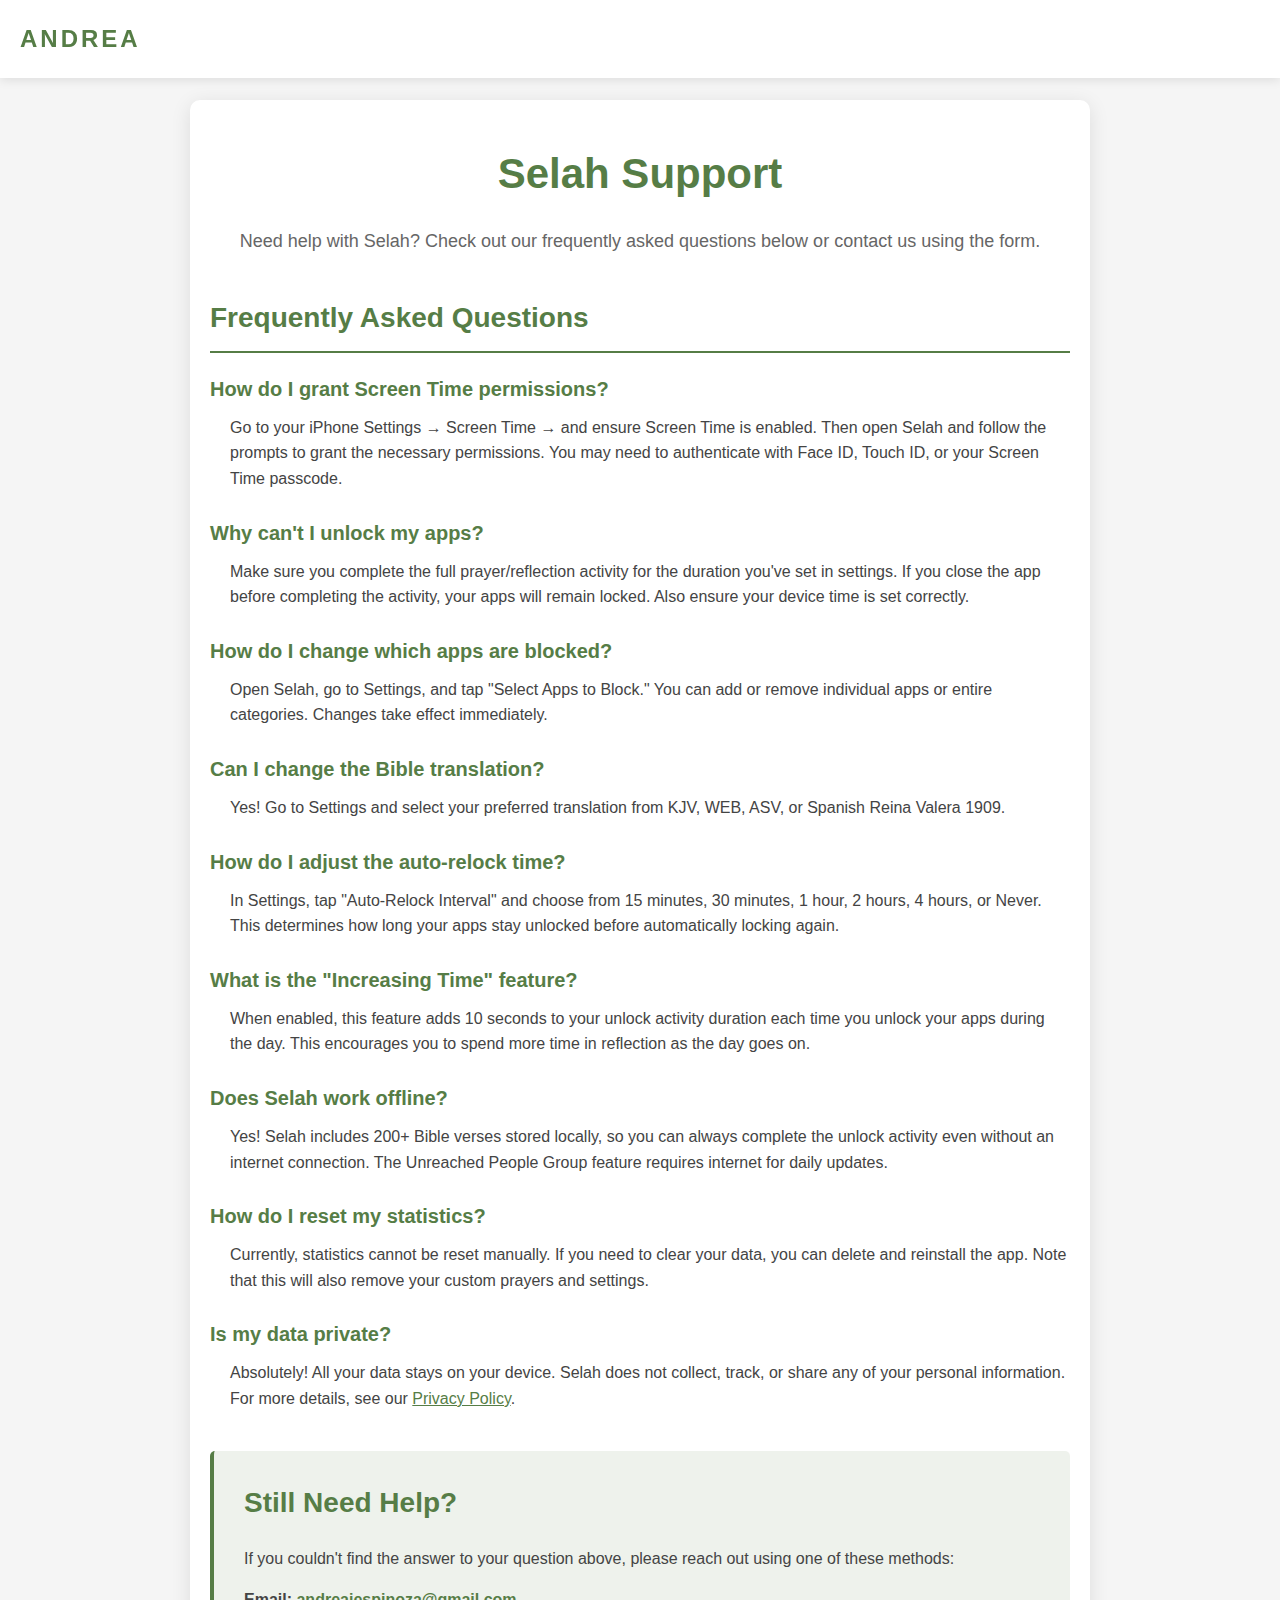
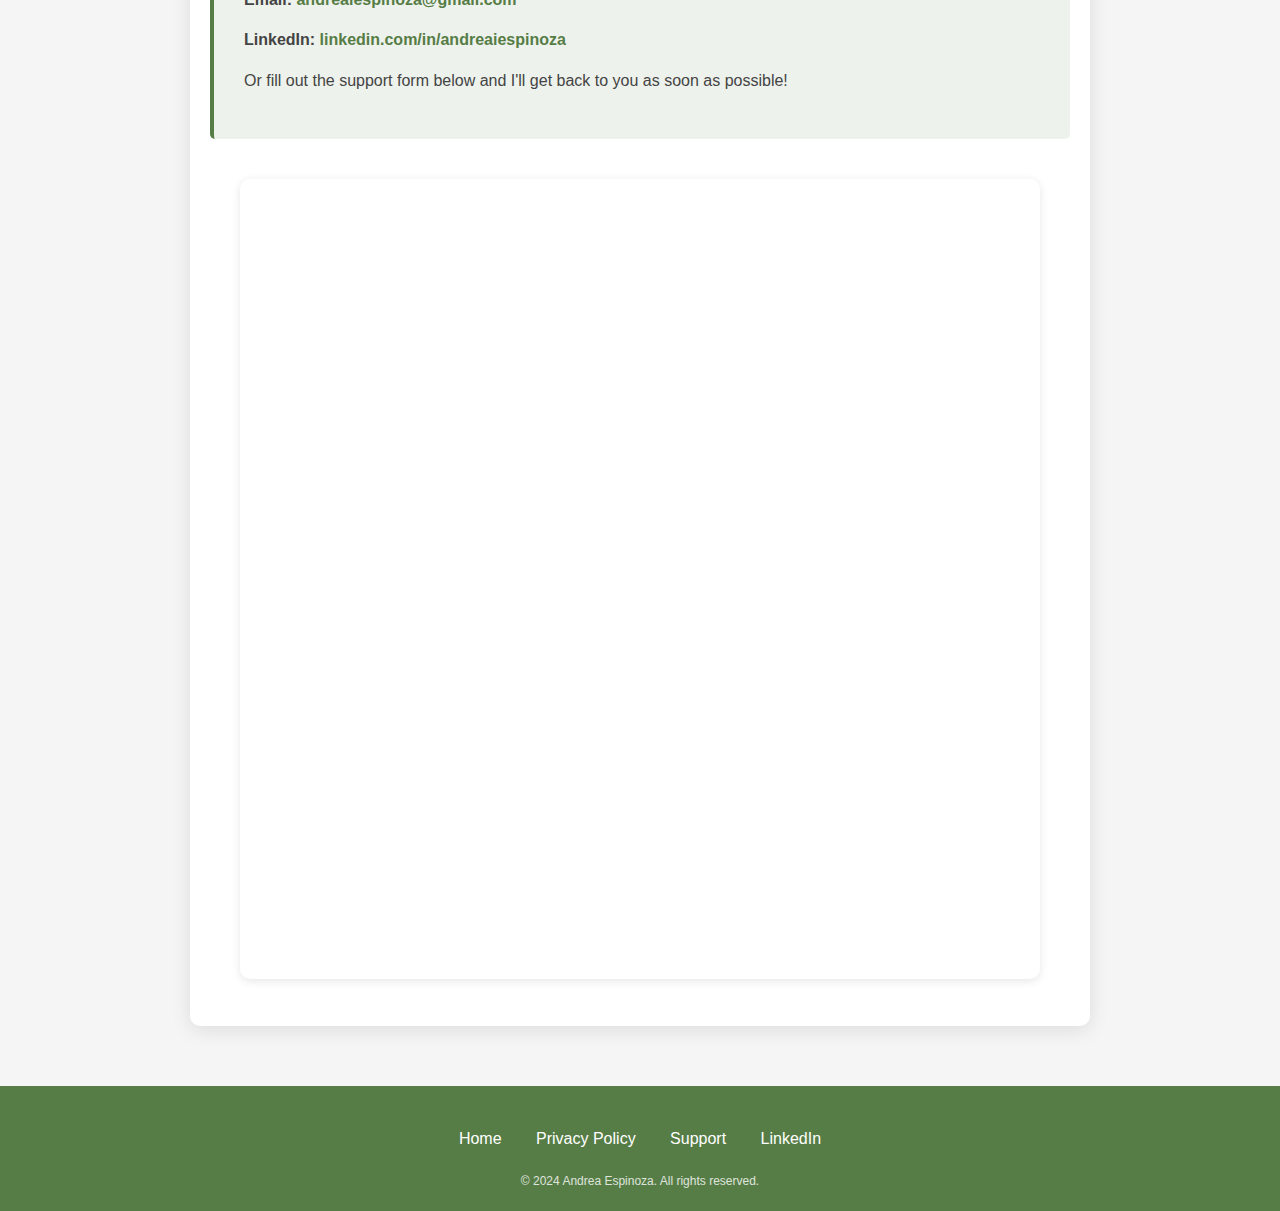
<file: support.html>
<!DOCTYPE html>
<html lang="en">
<head>
  <meta charset="utf-8">
  <meta name="viewport" content="width=device-width, initial-scale=1, shrink-to-fit=no">
  <meta name="description" content="Support for Selah - Prayer and Screen Time Management App">
  <title>Support - Selah</title>
  <link rel="icon" href="favicon.ico">
  <style>
    * {
      margin: 0;
      padding: 0;
      box-sizing: border-box;
    }
    body {
      font-family: -apple-system, BlinkMacSystemFont, 'Segoe UI', Roboto, Oxygen, Ubuntu, Cantarell, 'Helvetica Neue', sans-serif;
      background-color: #f5f5f5;
      line-height: 1.6;
    }
    nav {
      background-color: white;
      padding: 20px;
      box-shadow: 0 2px 10px rgba(0,0,0,0.1);
      position: fixed;
      top: 0;
      left: 0;
      right: 0;
      z-index: 100;
    }
    .logo {
      color: #567d46;
      font-size: 24px;
      font-weight: bold;
      text-transform: uppercase;
      letter-spacing: 3px;
    }
    .logo a {
      color: #567d46;
      text-decoration: none;
    }
    .support-container {
      max-width: 900px;
      margin: 100px auto 40px;
      padding: 40px 20px;
      background: white;
      border-radius: 10px;
      box-shadow: 0 4px 20px rgba(0,0,0,0.1);
    }
    h1 {
      color: #567d46;
      font-size: 42px;
      margin-bottom: 20px;
      text-align: center;
    }
    .intro {
      text-align: center;
      color: #666;
      font-size: 18px;
      margin-bottom: 40px;
      padding: 0 20px;
    }
    .faq-section {
      margin-bottom: 40px;
    }
    .faq-section h2 {
      color: #567d46;
      font-size: 28px;
      margin-bottom: 20px;
      border-bottom: 2px solid #567d46;
      padding-bottom: 10px;
    }
    .faq-item {
      margin-bottom: 25px;
    }
    .faq-question {
      color: #567d46;
      font-size: 20px;
      font-weight: 600;
      margin-bottom: 10px;
    }
    .faq-answer {
      color: #444;
      padding-left: 20px;
    }
    .contact-section {
      background-color: rgba(86, 125, 70, 0.1);
      border-left: 4px solid #567d46;
      padding: 30px;
      margin: 40px 0;
      border-radius: 5px;
    }
    .contact-section h2 {
      color: #567d46;
      font-size: 28px;
      margin-bottom: 20px;
    }
    .contact-section p {
      color: #444;
      margin-bottom: 15px;
      font-size: 16px;
    }
    .form-container {
      margin-top: 30px;
      text-align: center;
    }
    .form-container iframe {
      width: 100%;
      max-width: 800px;
      height: 800px;
      border: none;
      border-radius: 10px;
      box-shadow: 0 2px 10px rgba(0,0,0,0.1);
    }
    .email-link {
      color: #567d46;
      text-decoration: none;
      font-weight: 600;
    }
    .email-link:hover {
      text-decoration: underline;
    }
    footer {
      background-color: #567d46;
      color: white;
      padding: 40px 20px 20px;
      text-align: center;
      margin-top: 60px;
    }
    footer a {
      color: white;
      text-decoration: none;
      margin: 0 15px;
      transition: opacity 0.3s ease;
    }
    footer a:hover {
      opacity: 0.8;
      text-decoration: underline;
    }
    .footer-copyright {
      margin-top: 20px;
      font-size: 12px;
      opacity: 0.8;
    }
    @media (max-width: 768px) {
      h1 {
        font-size: 32px;
      }
      .support-container {
        margin: 80px 10px 20px;
        padding: 20px;
      }
      .form-container iframe {
        height: 1000px;
      }
    }
  </style>
</head>
<body>
  <nav>
    <div class="logo">
      <a href="index.html">Andrea</a>
    </div>
  </nav>

  <div class="support-container">
    <h1>Selah Support</h1>
    <p class="intro">Need help with Selah? Check out our frequently asked questions below or contact us using the form.</p>

    <div class="faq-section">
      <h2>Frequently Asked Questions</h2>

      <div class="faq-item">
        <div class="faq-question">How do I grant Screen Time permissions?</div>
        <div class="faq-answer">
          Go to your iPhone Settings → Screen Time → and ensure Screen Time is enabled. Then open Selah and follow the prompts to grant the necessary permissions. You may need to authenticate with Face ID, Touch ID, or your Screen Time passcode.
        </div>
      </div>

      <div class="faq-item">
        <div class="faq-question">Why can't I unlock my apps?</div>
        <div class="faq-answer">
          Make sure you complete the full prayer/reflection activity for the duration you've set in settings. If you close the app before completing the activity, your apps will remain locked. Also ensure your device time is set correctly.
        </div>
      </div>

      <div class="faq-item">
        <div class="faq-question">How do I change which apps are blocked?</div>
        <div class="faq-answer">
          Open Selah, go to Settings, and tap "Select Apps to Block." You can add or remove individual apps or entire categories. Changes take effect immediately.
        </div>
      </div>

      <div class="faq-item">
        <div class="faq-question">Can I change the Bible translation?</div>
        <div class="faq-answer">
          Yes! Go to Settings and select your preferred translation from KJV, WEB, ASV, or Spanish Reina Valera 1909.
        </div>
      </div>

      <div class="faq-item">
        <div class="faq-question">How do I adjust the auto-relock time?</div>
        <div class="faq-answer">
          In Settings, tap "Auto-Relock Interval" and choose from 15 minutes, 30 minutes, 1 hour, 2 hours, 4 hours, or Never. This determines how long your apps stay unlocked before automatically locking again.
        </div>
      </div>

      <div class="faq-item">
        <div class="faq-question">What is the "Increasing Time" feature?</div>
        <div class="faq-answer">
          When enabled, this feature adds 10 seconds to your unlock activity duration each time you unlock your apps during the day. This encourages you to spend more time in reflection as the day goes on.
        </div>
      </div>

      <div class="faq-item">
        <div class="faq-question">Does Selah work offline?</div>
        <div class="faq-answer">
          Yes! Selah includes 200+ Bible verses stored locally, so you can always complete the unlock activity even without an internet connection. The Unreached People Group feature requires internet for daily updates.
        </div>
      </div>

      <div class="faq-item">
        <div class="faq-question">How do I reset my statistics?</div>
        <div class="faq-answer">
          Currently, statistics cannot be reset manually. If you need to clear your data, you can delete and reinstall the app. Note that this will also remove your custom prayers and settings.
        </div>
      </div>

      <div class="faq-item">
        <div class="faq-question">Is my data private?</div>
        <div class="faq-answer">
          Absolutely! All your data stays on your device. Selah does not collect, track, or share any of your personal information. For more details, see our <a href="privacy-policy.html" style="color: #567d46; text-decoration: underline;">Privacy Policy</a>.
        </div>
      </div>
    </div>

    <div class="contact-section">
      <h2>Still Need Help?</h2>
      <p>If you couldn't find the answer to your question above, please reach out using one of these methods:</p>
      <p><strong>Email:</strong> <a href="mailto:andreaiespinoza@gmail.com" class="email-link">andreaiespinoza@gmail.com</a></p>
      <p><strong>LinkedIn:</strong> <a href="https://www.linkedin.com/in/andreaiespinoza" target="_blank" rel="noopener" class="email-link">linkedin.com/in/andreaiespinoza</a></p>
      <p>Or fill out the support form below and I'll get back to you as soon as possible!</p>
    </div>

    <div class="form-container">
      <iframe src="https://docs.google.com/forms/d/e/1FAIpQLSfzaBLeUca7F9K3HrReEfPJY5bNH2zP3UkeCr3y-29PJz2PQg/viewform?embedded=true" frameborder="0" marginheight="0" marginwidth="0">Loading…</iframe>
    </div>
  </div>

  <footer>
    <div>
      <a href="index.html">Home</a>
      <a href="privacy-policy.html">Privacy Policy</a>
      <a href="support.html">Support</a>
      <a href="https://www.linkedin.com/in/andreaiespinoza" target="_blank" rel="noopener">LinkedIn</a>
    </div>
    <div class="footer-copyright">
      &copy; 2024 Andrea Espinoza. All rights reserved.
    </div>
  </footer>
</body>
</html>
</file>
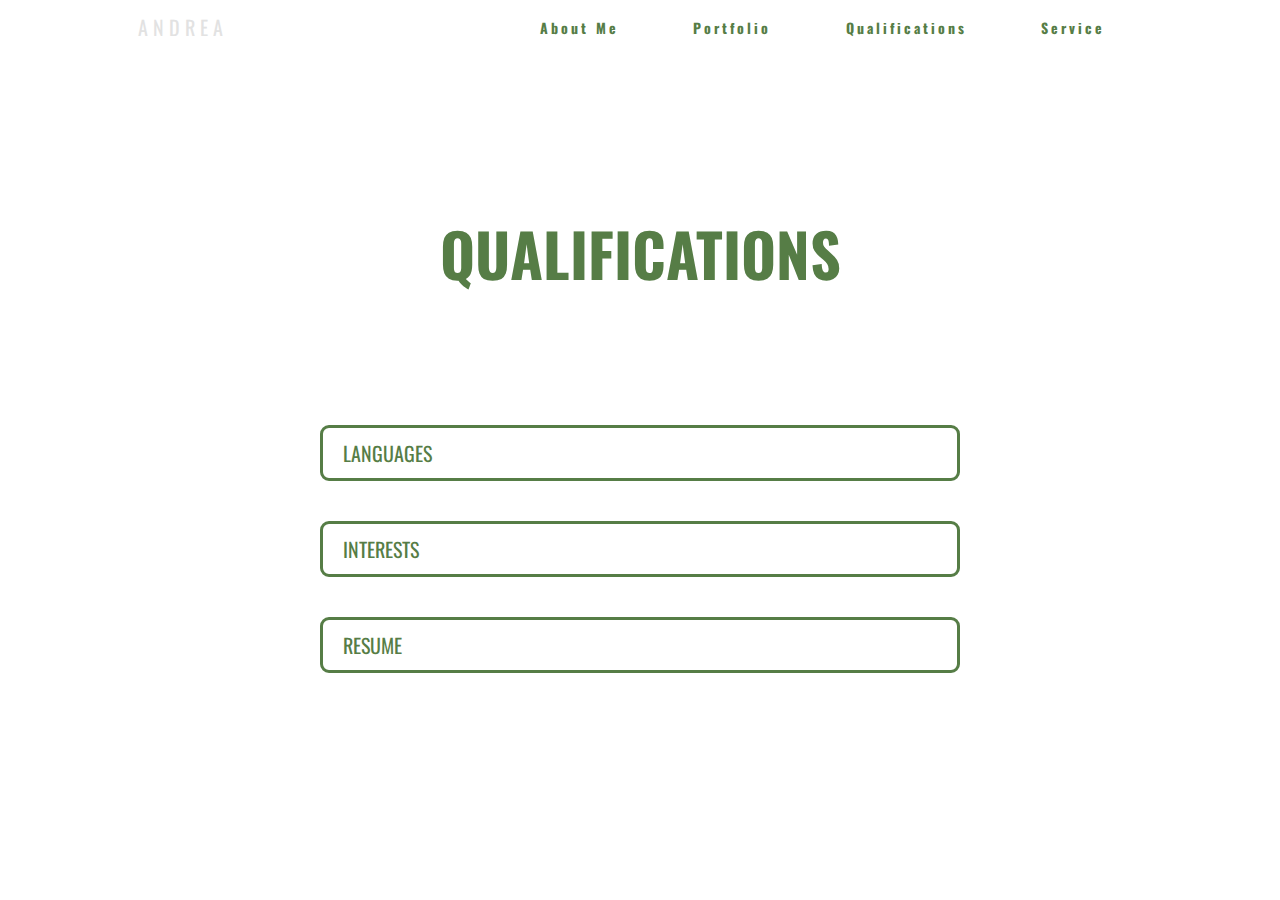
<file: technical.html>
<!doctype html>
<html lang="en">
  <head>
    <!-- Required meta tags -->
    <meta charset="utf-8">
    <meta name="viewport" content="width=device-width, initial-scale=1, shrink-to-fit=no">
    <link rel="stylesheet" href="style/style.css">
    <link rel="icon" href="favicon.ico">
    <title>Qualifications</title>
    <style>
      .collapsible {
        background-color: white;
        color: #567d46;
        cursor: pointer;
        padding: 10px 20px;
        width: 50%;
        border-color: #567d46;
        border-width: 3px;
        border-style: solid;
        text-align: left;
        align-content: center;
        outline: none;
        font-size: 20px;
        text-transform: uppercase;
        border-radius: 9px;
        font-family: 'Oswald', sans-serif;
      }
      
      .active, .collapsible:hover {
        background-color: #567d46;
        color: white;
      }
      
      .content {
        padding-top: 20px;
        width: 100%;
        align-content: center;
        text-align: center;
        display: none;
        overflow: hidden;
      }

      button{
        margin: 20px;
      }
    </style>
  </head>
  <body>
    <nav>
      <div class="logo">
        </h4><a style="text-decoration:none; color: rgb(226, 226,226);" href="index.html">Andrea</a></h4>
      </div>
      <ul class="nav-links">
        <li>
          <a href="aboutMe.html">About Me</a>
        </li>
        <li>
          <a href="portfolio.html">Portfolio</a>
        </li>
        <li>
          <a href="technical.html">Qualifications</a>
        </li>
        <li>
          <a href="service.html">Service</a>
        </li>
      </ul>
      <div class="burger">
        <div class="line1"></div>
        <div class="line2"></div>
        <div class="line3"></div>
      </div>
    </nav>
    <div style="align-content: center; text-align: center;">
        <div id="first-div" style="font-family: 'Oswald', sans-serif; text-transform: uppercase;"><h2>Qualifications</h2></div>
        <button type="button" class="collapsible">Languages</button>
          <div class="content">
            <h1 style="color: #567d46; font-family: 'Oswald'; font-size: 20px;">C++<br>
              Java<br>
              SQL<br>
              Python<br>
              C#<br>
              HTML/CSS<br>
              <a href="https://help.salesforce.com/articleView?id=code_about.htm&type=5">Apex</a><br>
              Spanish
            </h1>
          </div>
          <br>
          <button type="button" class="collapsible">Interests</button>
          <div class="content">
            <h1 class="smaller" style="color: #567d46; font-family: 'Oswald'; margin: 0px 30%;">
              With the experience that I have, I found that I really enjoy backend or full stack development. In my first internship I developed
              a Portfolio Website application using the .Net Framework. I enjoyed having been part of the whole process and having
              understanding on how it all works together. In Compassion I worked in backend and I really enjoyed that as well. Something that I do 
              not have much expereince with is mobile development. It is something that I want to start working on soon because it interests me. 
            </h1>
          </div>
          <br>
          <button type="button" class="collapsible">Resume</button>
          <div class="content">
            <img class="qimg" style="padding-top: 15px;" src="ResumeImg.jpg">
            <br>
            <a class="btn" href="AndreaEspinoza20.pdf">Resume Dowload</a>
            <a class="btn" href="https://www.smore.com/wusfq-early-college-high-school-mc">Hispanic Scholar*</a>
            <br>
            <br>
            <p>*Scroll to the bottom of the link</p>
            
        </div>
        
    </div>
    <script>
      function myFunction() {
        var x = document.getElementById("resume");
        if (x.style.display === "none") {
          x.style.display = "block";
        } else {
          x.style.display = "none";
        }
      }
      var coll = document.getElementsByClassName("collapsible");
      var i;

      for (i = 0; i < coll.length; i++) {
        coll[i].addEventListener("click", function() {
          this.classList.toggle("active");
          var content = this.nextElementSibling;
          if (content.style.display === "block") {
            content.style.display = "none";
          } else {
            content.style.display = "block";
          }
        });
      }
    </script>
  </body>
  <script src = "javascript/main.js"></script>
</html>
</file>
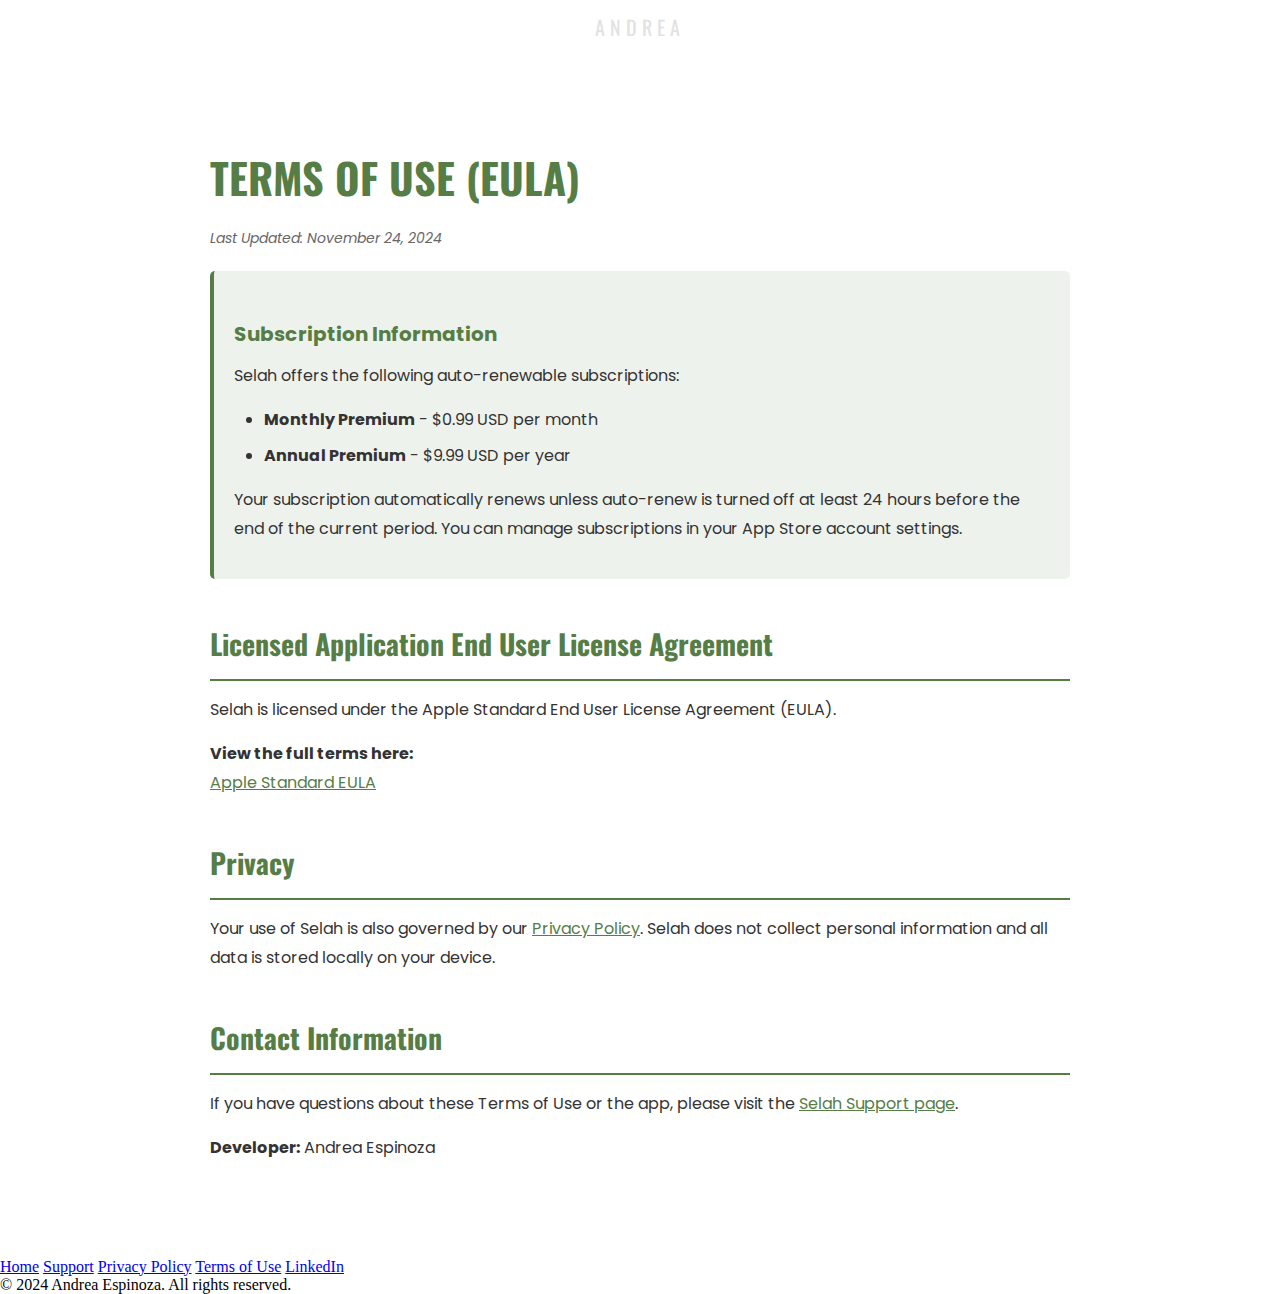
<file: terms-of-use.html>
<!DOCTYPE html>
<html lang="en">
<head>
  <meta charset="utf-8">
  <meta name="viewport" content="width=device-width, initial-scale=1, shrink-to-fit=no">
  <meta name="description" content="Terms of Use for Selah - Prayer and Screen Time Management App">
  <title>Terms of Use - Selah</title>
  <link rel="stylesheet" href="style/style.css">
  <link rel="icon" href="favicon.ico">
  <style>
    .terms-container {
      max-width: 900px;
      margin: 100px auto 40px;
      padding: 40px 20px;
      font-family: 'Poppins', sans-serif;
      color: #333;
      line-height: 1.8;
    }
    .terms-container h1 {
      color: #567d46;
      font-family: 'Oswald', sans-serif;
      font-size: 42px;
      margin-bottom: 10px;
      text-transform: uppercase;
    }
    .terms-container h2 {
      color: #567d46;
      font-family: 'Oswald', sans-serif;
      font-size: 28px;
      margin-top: 40px;
      margin-bottom: 15px;
      border-bottom: 2px solid #567d46;
      padding-bottom: 10px;
    }
    .terms-container h3 {
      color: #567d46;
      font-size: 20px;
      margin-top: 25px;
      margin-bottom: 10px;
    }
    .terms-container p {
      margin-bottom: 15px;
    }
    .terms-container ul {
      margin-left: 30px;
      margin-bottom: 15px;
    }
    .terms-container li {
      margin-bottom: 8px;
    }
    .terms-container a {
      color: #567d46;
      text-decoration: underline;
    }
    .terms-container a:hover {
      opacity: 0.7;
    }
    .last-updated {
      font-style: italic;
      color: #666;
      font-size: 14px;
      margin-bottom: 30px;
    }
    .highlight-box {
      background-color: rgba(86, 125, 70, 0.1);
      border-left: 4px solid #567d46;
      padding: 20px;
      margin: 20px 0;
      border-radius: 5px;
    }
  </style>
</head>
<body>
  <nav>
    <div class="logo">
      <a style="text-decoration:none; color: rgb(226, 226,226);" href="index.html">Andrea</a>
    </div>
  </nav>

  <div class="terms-container">
    <h1>Terms of Use (EULA)</h1>
    <p class="last-updated">Last Updated: November 24, 2024</p>

    <div class="highlight-box">
      <h3>Subscription Information</h3>
      <p>Selah offers the following auto-renewable subscriptions:</p>
      <ul style="margin-top: 10px;">
        <li><strong>Monthly Premium</strong> - $0.99 USD per month</li>
        <li><strong>Annual Premium</strong> - $9.99 USD per year</li>
      </ul>
      <p style="margin-top: 10px;">Your subscription automatically renews unless auto-renew is turned off at least 24 hours before the end of the current period. You can manage subscriptions in your App Store account settings.</p>
    </div>

    <h2>Licensed Application End User License Agreement</h2>
    <p>Selah is licensed under the Apple Standard End User License Agreement (EULA).</p>

    <p><strong>View the full terms here:</strong><br>
    <a href="https://www.apple.com/legal/internet-services/itunes/dev/stdeula/" target="_blank" rel="noopener">Apple Standard EULA</a></p>

    <h2>Privacy</h2>
    <p>Your use of Selah is also governed by our <a href="privacy-policy.html">Privacy Policy</a>. Selah does not collect personal information and all data is stored locally on your device.</p>

    <h2>Contact Information</h2>
    <p>If you have questions about these Terms of Use or the app, please visit the <a href="support.html">Selah Support page</a>.</p>
    <p><strong>Developer:</strong> Andrea Espinoza</p>
  </div>

  <footer>
    <div class="footer-content">
      <div class="footer-links">
        <a href="index.html">Home</a>
        <a href="support.html">Support</a>
        <a href="privacy-policy.html">Privacy Policy</a>
        <a href="terms-of-use.html">Terms of Use</a>
        <a href="https://www.linkedin.com/in/andreaiespinoza" target="_blank" rel="noopener">LinkedIn</a>
      </div>
      <div class="footer-copyright">
        &copy; 2024 Andrea Espinoza. All rights reserved.
      </div>
    </div>
  </footer>
</body>
</html>
</file>
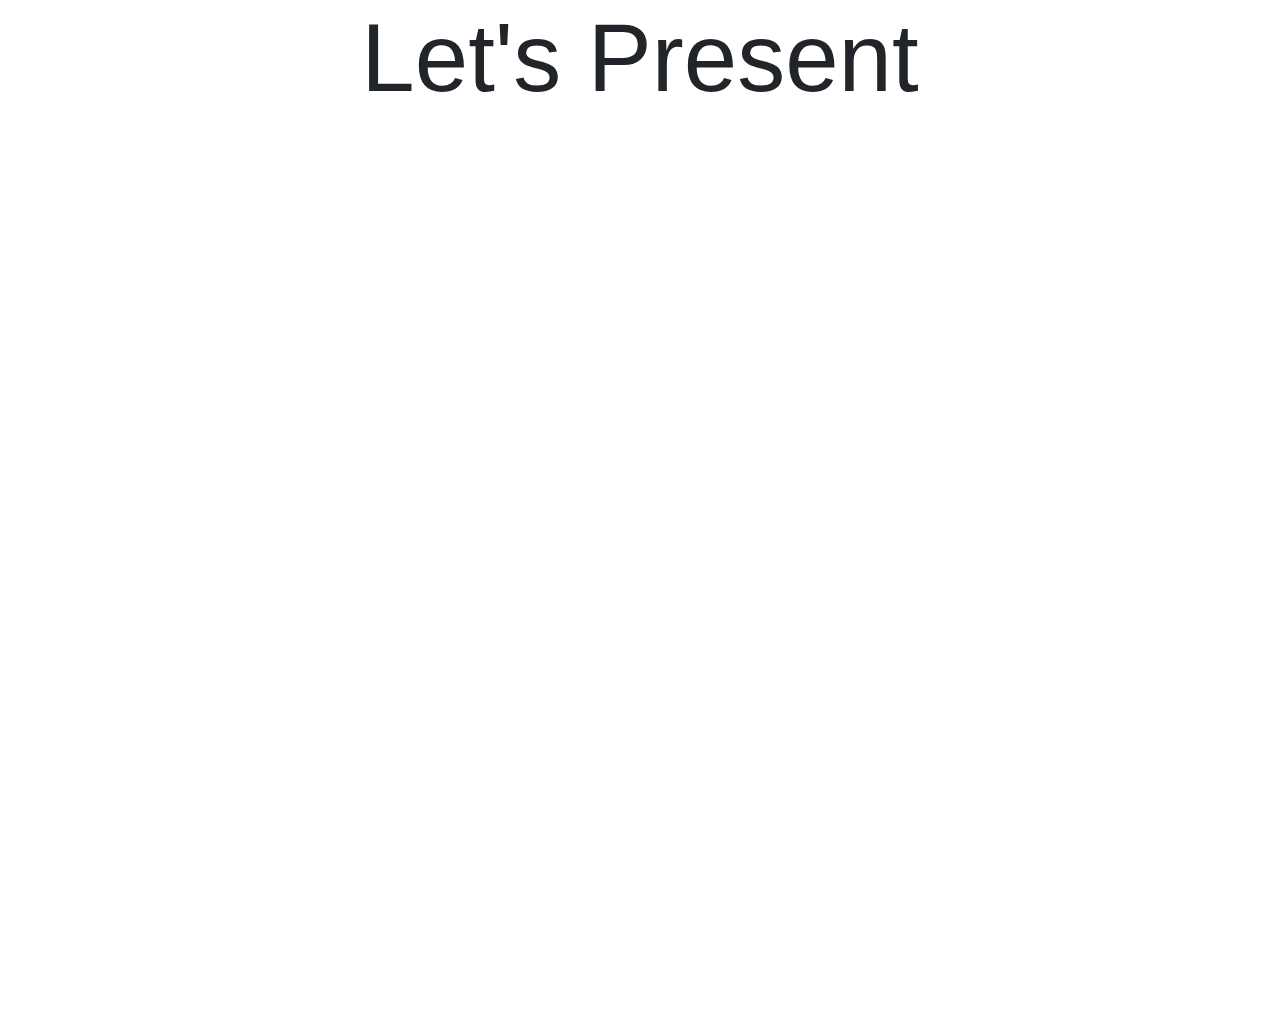
<file: test.html>
<!doctype html>
<html lang="en">
  <head>
    <!-- Required meta tags -->
    <meta charset="utf-8">
    <meta name="viewport" content="width=device-width, initial-scale=1, shrink-to-fit=no">

    <!-- Bootstrap CSS -->
    <link rel="stylesheet" href="https://stackpath.bootstrapcdn.com/bootstrap/4.4.1/css/bootstrap.min.css" integrity="sha384-Vkoo8x4CGsO3+Hhxv8T/Q5PaXtkKtu6ug5TOeNV6gBiFeWPGFN9MuhOf23Q9Ifjh" crossorigin="anonymous">
    <title>Let's Present</title>
    <h1 class="display-1 text-center">Let's Present</h1>

    <script src="https://cdn.zingchart.com/zingchart.min.js"></script>
    <style>
        html,
        body {
            height: 100%;
            width: 100%;
        }

        #myChart {
            height: 100%;
            width: 100%;
            min-height: 150px;
        }

        .zc-ref {
            display: none;
        }

        zing-grid[loading] {
            height: 500px;
        }
        div{
          backround-color: grey
        }
    </style>
</head>

<body bgcolor="grey">
    <div id='myChart' bgcolor="grey"><a class="zc-ref" href="https://www.zingchart.com/">Charts by ZingChart</a></div>
    <script>
        ZC.LICENSE = ["569d52cefae586f634c54f86dc99e6a9", "b55b025e438fa8a98e32482b5f768ff5"];
        window.feed = function(callback) {
            var tick = {};
            tick.plot0 = Math.ceil((Math.random() * 200));
            callback(JSON.stringify(tick));
        };

        var myConfig = {
            type: "gauge",
            globals: {
                fontSize: 25
            },
            plotarea: {
                marginTop: 80
            },
            plot: {
                size: '100%',
                valueBox: {
                    placement: 'center',
                    text: '%v', //default
                    fontSize: 35,
                    rules: [{
                            rule: '%v >= 150',
                            text: '%v<br>Slow Down'
                        },
                        {
                            rule: '%v < 150 && %v > 100',
                            text: '%v<br>Good'
                        },
                        {
                            rule: '%v < 100',
                            text: '%v<br> Speed Up'
                        },
                    ]
                }
            },
            tooltip: {
                borderRadius: 5
            },
            scaleR: {
                aperture: 180,
                minValue: 0,
                maxValue: 200,
                step: 50,
                center: {
                    visible: false
                },
                tick: {
                    visible: false
                },
                item: {
                    offsetR: 0,

                },
                labels: ['0', '50', '100', '150', '200'],
                ring: {
                    size: 25,
                    rules: [{
                            rule: '%v < 100',
                            backgroundColor: 'red'
                        },
                        {
                            rule: '%v >= 100 && %v < 150',
                            backgroundColor: 'green'
                        },
                        {
                            rule: '%v >= 150',
                            backgroundColor: 'red'
                        },
                    ]
                }
            },
            refresh: {
                type: "feed",
                transport: "js",
                url: "feed()",
                interval: 1500,
                resetTimeout: 1000
            },
            series: [{
                values: [0], // starting value
                backgroundColor: 'black',
                indicator: [10, 10, 10, 10, 0.75],
                animation: {
                    effect: 2,
                    method: 1,
                    sequence: 4,
                    speed: 900
                },
            }]
        };

        zingchart.render({
            id: 'myChart',
            data: myConfig,
            height: 500,
            width: '100%'
        });
    </script>
    <!-- Optional JavaScript -->
    <!-- jQuery first, then Popper.js, then Bootstrap JS -->
    <script src="https://code.jquery.com/jquery-3.4.1.slim.min.js" integrity="sha384-J6qa4849blE2+poT4WnyKhv5vZF5SrPo0iEjwBvKU7imGFAV0wwj1yYfoRSJoZ+n" crossorigin="anonymous"></script>
    <script src="https://cdn.jsdelivr.net/npm/popper.js@1.16.0/dist/umd/popper.min.js" integrity="sha384-Q6E9RHvbIyZFJoft+2mJbHaEWldlvI9IOYy5n3zV9zzTtmI3UksdQRVvoxMfooAo" crossorigin="anonymous"></script>
    <script src="https://stackpath.bootstrapcdn.com/bootstrap/4.4.1/js/bootstrap.min.js" integrity="sha384-wfSDF2E50Y2D1uUdj0O3uMBJnjuUD4Ih7YwaYd1iqfktj0Uod8GCExl3Og8ifwB6" crossorigin="anonymous"></script>
  </body>
</html>
</file>
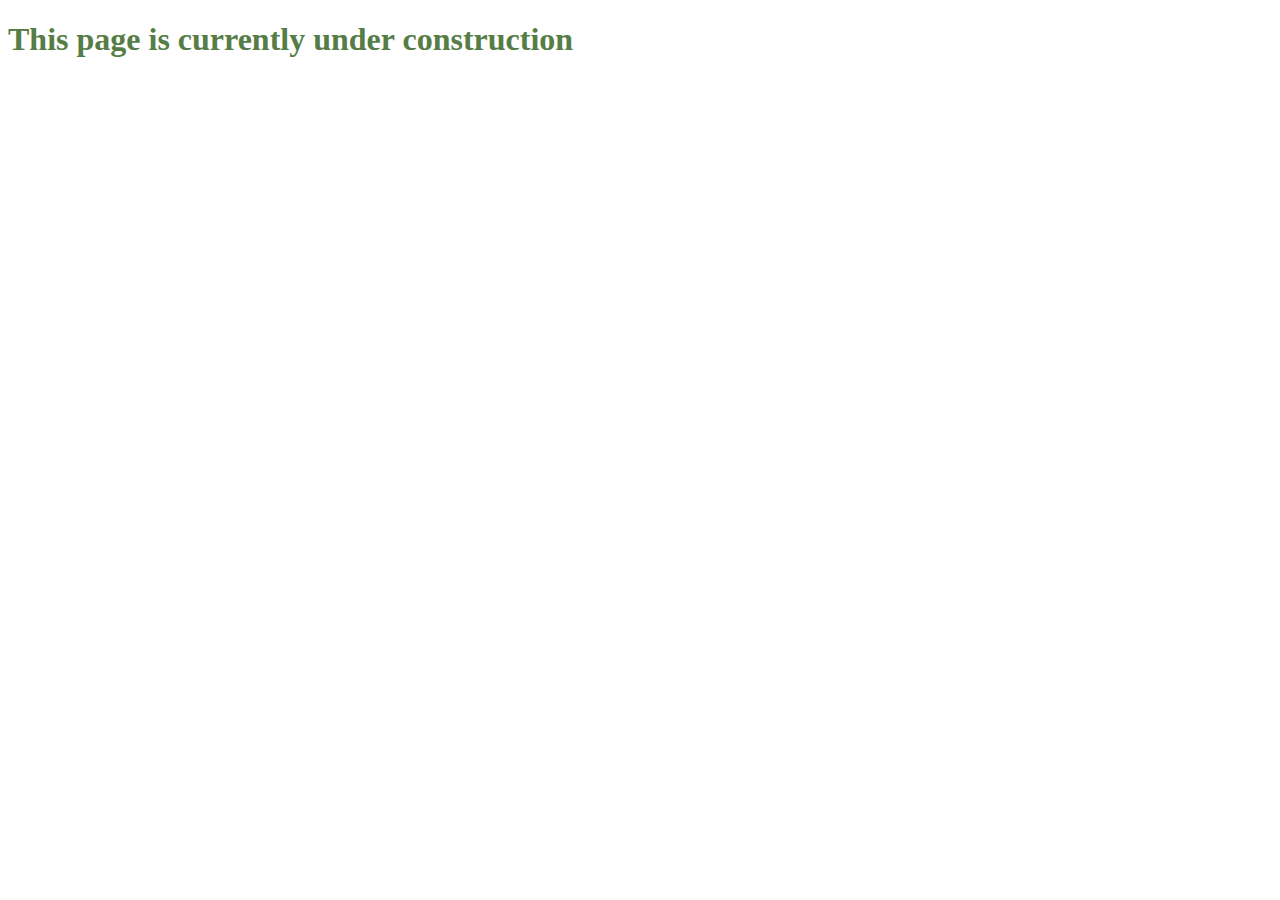
<file: underConstruction/secret.html>
<!doctype html>
<html lang="en">
  <head>
    <!-- Required meta tags -->
    <meta charset="utf-8">
    <meta name="viewport" content="width=device-width, initial-scale=1, shrink-to-fit=no">

    
    <title>Secret</title>
  </head>
  <body>
        <h1 style="color: #567d46">This page is currently under construction</h1>
  </body>
</html>
</file>
<file: style/style.css>
@import url('https://fonts.googleapis.com/css2?family=Poppins&display=swap');
@import url('https://fonts.googleapis.com/css?family=Oswald');

*{
  margin: 0px;
  padding: 0px;
  border: 0px;
  box-sizing: border-box;
}
nav{
  display:flex;
  position:fixed;
  top:0;
  left:0;
  right:0;
  justify-content: space-around;
  align-items: center;
  min-height: 6vh;
  background-color: white;
  font-family: 'Oswald', sans-serif;
  z-index:2;
}
.logo{
  color: #567d46;
  text-transform: uppercase;
  letter-spacing: 5px;
  font-size: 20px;
}

.nav-links{
  display: flex;
  justify-content: space-around;
  width: 50%;
}
.nav-links li{
  list-style: none;
}
.nav-links a{
  color: #567d46;
  text-decoration: none;
  letter-spacing: 3px;
  font-weight: bold;
  font-size: 14px;
}

.burger div{
  width: 25px;
  height: 3px;
  background-color: #567d46;
  margin: 5px;
  transition: all 0.3s ease;
}

.burger{
  display: none;
  cursor: pointer;
}

#parallax-page *{
  border: 0;
  margin: 0;
  padding: 0;
}
#parallax-page div{
  display: flex;
  align-items: center;
  justify-content: center;
  font-weight: bold;
  font-family: 'Oswald';
  width: 100%;
}

#parallax-page h1{
  font-size: 30px;
  padding: 8px 24px;
  border-radius: 16px;
}

#parallax-page h2{
  font-size: 60px;
  padding: 8px 24px;
  border-radius: 16px;
}


#parallax-page div:nth-child(1) h2{
  color: #567d46;

}


#parallax-page div:nth-child(2){
  background-image: url(IMG/ringDayCropped.jpg);
  background-size: cover;
  background-repeat: no-repeat;
  background-position: center;
  height: 1000px;
}

#parallax-page div:nth-child(3){
  background:white;
  height: 800px
}

#parallax-page div:nth-child(4){
 
  height: 200px;
  background-image: url(IMG/ringDay.JPG);
  background-attachment: fixed;
}

.secondImage{
  background-image: url(IMG/breakaway.jpg);
  background-size: cover;
  background-repeat: no-repeat; 
  background-position: center; 
  height: 1000px; 
  width: 100%; 
}


#first-div h2{
  font-size: 60px;
  padding: 8px 80px;
  border-radius: 16px;
  text-transform: uppercase;
  color: #567d46;
  
}

#first-div{
  padding-top: 200px;
  padding-bottom: 100px;
  background: white;
  display: flex;
  align-items: center;
  justify-content: center;
  font-weight: bold;
  font-family: 'Oswald';
  width: 100%;
}
.container{
  position: center;
  width: 1200px;
  height: 400px;
  margin: 0px auto;
}

.container .box{
  position: relative;
  width: calc(400px - 30px);
  height: calc(300px - 30px);
  background: #000000;
  float: left;
  margin: 15px;
  box-sizing: border-box;
  overflow: hidden;
  border-radius: 10px;
}

.container .box .icons{
  position: absolute;
  top: 0;
  left: 0;
  width: 100%;
  height: 100%;
  background: #567d46;
  transition: 0.5s;
  z-index: 1;
}

.container .box:hover .icons{
  top: 20px;
  left: calc(50% - 40px);
  width: 80px;
  height: 80px;
  border-radius: 50%;
}
.container .box .icons .fa{
  position: absolute;
  top: 50%;
  left:50%;
  transform: translate(-50%, -50%);
  font-size: 80px;
  transition: 0.5s;
  color: #fff;
}
.container .box:hover .icons .fa{
  font-size: 40px;
}
.container .box .content{
  position: absolute;
  top: 100%;
  height: calc(100% - 100px);
  height: 100%;
  text-align: center;
  padding: 20px;
  box-sizing: border-box;
  transition: 0.5s;
  opacity: 0;
}
.container .box:hover .content{
  top: 100px;
  opacity: 1;
}

.container .box .content h3{
  margin: 0 0 10px;
  padding: 0;
  color: #fff;
  font-size: 24px;
}
.container .box .content p{
  margin: 0;
  padding: 0;
  color: #fff;
}


.border{
  border-radius: 30px;
  border-color: #567d46;
  border-width: 4px;
  border-style: solid;
  font-family: 'Oswald';
  margin: 80px 300px;
  padding: 30px 30px;
  font-size: 20px;
  color: #567d46;
}

.image{
  height: 400px;
  width: auto;
}

.btn{
  border-radius: 9px;
  font-family: 'Oswald', sans-serif;
  color: #567d46;
  font-size: 135%;
  padding: 10px 20px;
  border: solid #567d46 3px;
  text-transform: uppercase;
  text-decoration: none;
}

.btn:hover{
  color: white;
  border-color: #567d46;
  background-color: #567d46;
}

.qimg{
  width: 900px;
  height: auto;
}

.smaller{
  font-size: 20px;
}


@media screen and (max-width: 1200px){
  .nav-links{
    width: 70%;
  }
  #service div{
    height: 800px;
  }
  #service h1{
    font-size: 20px;
    border-radius: 20px;
    padding: 20px 10px;
  }
  #service div:nth-child(3) h1{
    padding-left: 0px; 
    padding-right: 0px; 
  }

  .container{
    position: center;
    width: 800px;
    margin: 0px auto;
    align-items: center;
  }
  .container .box:hover .icons, .container .box:active .icons{
    top: 20px;
    left: calc(50% - 40px);
    width: 80px;
    height: 80px;
    border-radius: 50%;
  }
  .container .box:hover .icons .fa, .container .box:active .icons .fa{
    font-size: 40px;
  }
  .container .box:hover .content, .container .box:active .content{
    top: 100px;
    opacity: 1;
  }
  .border{
    margin: 40px 100px;
    padding: 30px 30px;
    font-size: 20px;
  }
  .image{
    height: 200px;
  }
  #parallax-page div:nth-child(3) h1{
    font-size: 15px;
  }
  .qimg{
    width: 750px;
  }
}

@media screen and (max-width: 768px){
  body{
    overflow-x: hidden;
  }
  .nav-links{
    position: absolute;
    right: 0px;
    height: 84vh;
    top: 8vh;
    background-color: white;
    flex-direction: column;
    align-items: center;
    width: 50%;
    transform: translateX(100%);
    transition: transform 0.5s ease-in;
    z-index: 3;
  }
  .nav-links li{
    opacity: 0;
  }
  .burger{
    display: block;
  }
  #service div{
    height: 800px;
  }
  #service h1{
    font-size: 20px;
    border-radius: 20px;
    padding: 20px 10px;
  }
  #service div:nth-child(3) h1{
    padding-left: 0px; 
    padding-right: 0px; 
  }
  .container{
    position: center;
    width: 300px;
    margin: 0px auto;
    align-items: center;
  }
  
  #parallax-page div:nth-child(3) h1{
    font-size: 20px;
  }
  .border{
    margin: 20px 30px;
    padding: 30px 30px;
    font-size: 15px;
  }
  .image{
    height: 100px;
  }
  #parallax-page div:nth-child(3) h1{
    font-size: 10px;
  }
  
  #parallax-page div:nth-child(3){
    height: 400px;
  }
  
  .qimg{
    width: 400px;
  }

  .btn{
    font-size: 50%;
  }
  
  .smaller{
    font-size: 15px;
  }
  
}

.nav-active{
  transform: translateX(0%);
}

@keyframes navLinkFade{
  from{
    opactiy:0;
    transform: translateX(50px);
  }
  to{
    opacity:1;
    transform: translateX(0px);
  }
}

.toggle .line1{
  transform: rotate(-45deg) translate(-5px, 6px);
}

.toggle .line2{
  opacity: 0;
}

.toggle .line3{
  transform: rotate(45deg) translate(-5px, -6px);
}
</file>
